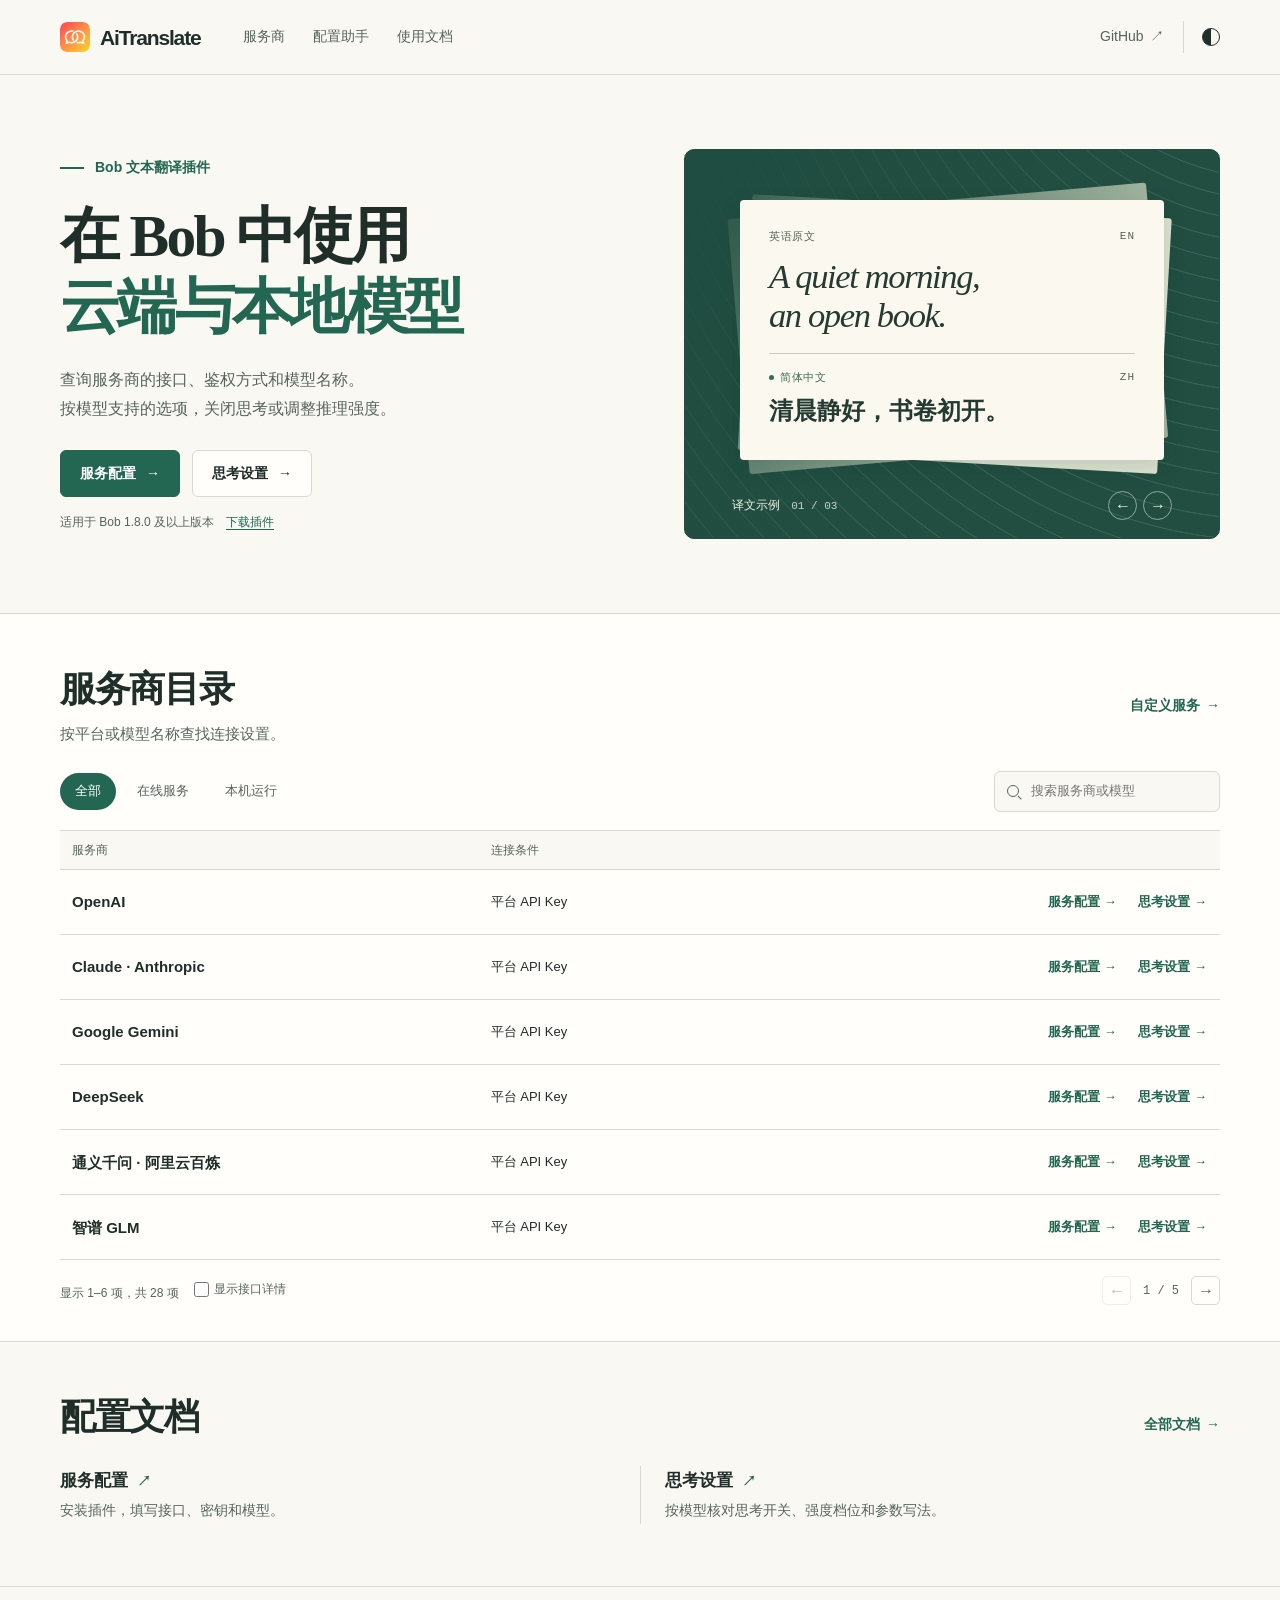
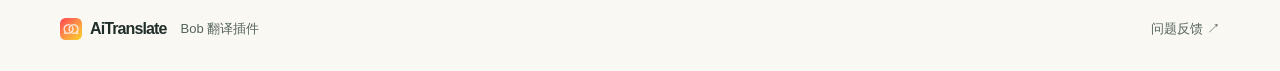
<file: index.html>
<!doctype html>
<html lang="zh-CN">
<head>
  <meta charset="utf-8">
  <meta name="viewport" content="width=device-width, initial-scale=1">
  <meta name="description" content="Bob 的文本翻译插件。查询服务商配置，按模型选择是否关闭思考或调整推理强度。">
  <title>AiTranslate · Bob 翻译插件</title>
  <link rel="icon" href="favicon.ico">
  <link rel="stylesheet" href="assets/site.css">
  <link rel="stylesheet" href="assets/home.css">
  <script src="assets/site.js"></script>
  <!-- offline-data -->
  <script src="assets/home.js" defer></script>
</head>
<body>
  <a class="skip-link" href="#main">跳到主要内容</a>
  <header class="site-header">
    <div class="wrap nav-wrap">
      <a class="brand" href="./index.html"><img src="./icon.png" width="30" height="30" alt="">AiTranslate</a>
      <nav class="site-nav" aria-label="主导航">
        <a href="./index.html#providers">服务商</a>
        <a href="./tools/param-builder.html">配置助手</a>
        <a href="./docs/index.html">使用文档</a>
      </nav>
      <div class="nav-tools">
        <a class="repo-link" href="https://github.com/wakewon/AiTranslate">GitHub <span aria-hidden="true">↗</span></a>
        <button class="theme-switch" type="button" aria-label="切换明暗主题" title="切换明暗主题"><span aria-hidden="true"></span></button>
      </div>
    </div>
  </header>

  <main id="main">
    <section class="hero wrap" aria-labelledby="hero-heading">
      <div class="hero-copy">
        <p class="kicker"><span class="rule-mark" aria-hidden="true"></span>Bob 文本翻译插件</p>
        <h1 id="hero-heading">在 Bob 中使用<br><em>云端与本地模型</em></h1>
        <p class="hero-description">查询服务商的接口、鉴权方式和模型名称。<br class="wide-only">按模型支持的选项，关闭思考或调整推理强度。</p>
        <div class="hero-actions">
          <a class="button primary" href="tools/param-builder.html#connection">服务配置 <span aria-hidden="true">→</span></a>
          <a class="button" href="tools/param-builder.html#thinking">思考设置 <span aria-hidden="true">→</span></a>
        </div>
        <p class="compatibility">适用于 Bob 1.8.0 及以上版本 <a id="download" data-appcast="appcast.json" href="https://github.com/wakewon/AiTranslate/releases/latest">下载插件</a></p>
      </div>

      <figure class="preview" aria-label="翻译示例">
        <div class="paper-stack">
          <div class="specimen">
            <div class="sample-label"><span id="source-lang">英语原文</span><span class="language-code" id="source-code" lang="en">EN</span></div>
            <p class="source-excerpt" id="source-excerpt" lang="en">A quiet morning,<br>an open book.</p>
            <div class="translation">
              <div class="sample-label"><span class="translation-label"><i aria-hidden="true"></i>简体中文</span><span class="language-code" lang="en">ZH</span></div>
              <p class="translated-excerpt" id="translated-excerpt">清晨静好，书卷初开。</p>
            </div>
          </div>
        </div>
        <figcaption>
          <span>译文示例 <span class="counter" id="sample-index">01 / 03</span></span>
          <span class="sample-controls" hidden>
            <button type="button" id="previous-sample" aria-label="上一个译文示例">←</button>
            <button type="button" id="next-sample" aria-label="下一个译文示例">→</button>
          </span>
        </figcaption>
        <span class="sr-only" id="sample-announcement" role="status"></span>
      </figure>
    </section>

    <section class="directory" id="providers" aria-labelledby="directory-heading">
      <div class="wrap">
        <div class="section-head">
          <div><h2 id="directory-heading">服务商目录</h2>
          <p>按平台或模型名称查找连接设置。</p></div>
          <a class="text-link" href="tools/param-builder.html?provider=custom#connection">自定义服务 <span aria-hidden="true">→</span></a>
        </div>
        <div class="directory-tools" hidden>
          <div class="filter-set" role="group" aria-label="按使用方式筛选">
            <button type="button" data-group="all" aria-pressed="true">全部</button>
            <button type="button" data-group="online" aria-pressed="false">在线服务</button>
            <button type="button" data-group="local" aria-pressed="false">本机运行</button>
          </div>
          <label class="search-box"><span class="magnifier" aria-hidden="true"></span><span class="sr-only">搜索服务商或模型名称</span><input id="provider-search" type="search" placeholder="搜索服务商或模型"></label>
        </div>
        <div id="directory-results" aria-busy="true">
          <p class="directory-message" id="directory-message">正在读取服务商目录…</p>
          <noscript><p>启用 JavaScript 后即可筛选服务商。也可以直接阅读<a href="docs/basic-usage.html">安装与设置指南</a>。</p></noscript>
          <table class="provider-table" id="provider-table" hidden>
            <caption class="sr-only">服务商连接配置</caption>
            <thead><tr><th scope="col">服务商</th><th scope="col" id="provider-info-heading">连接条件</th><th scope="col"><span class="sr-only">操作</span></th></tr></thead>
            <tbody id="provider-rows"></tbody>
          </table>
        </div>
        <div class="directory-foot" hidden>
          <div class="directory-meta"><span id="directory-count" role="status"></span><label class="technical-toggle"><input type="checkbox" id="show-interface" aria-controls="provider-table">显示接口详情</label></div>
          <div class="page-controls"><button id="page-prev" type="button" aria-label="上一页服务商">←</button><span id="page-indicator"></span><button id="page-next" type="button" aria-label="下一页服务商">→</button></div>
        </div>
      </div>
    </section>

    <section class="guides wrap" aria-labelledby="guides-heading">
      <div class="section-head"><h2 id="guides-heading">配置文档</h2><a class="text-link" href="docs/index.html">全部文档 <span aria-hidden="true">→</span></a></div>
      <div class="guide-links">
        <a href="docs/basic-usage.html"><strong>服务配置 <span aria-hidden="true">↗</span></strong><span>安装插件，填写接口、密钥和模型。</span></a>
        <a href="docs/disable-thinking.html"><strong>思考设置 <span aria-hidden="true">↗</span></strong><span>按模型核对思考开关、强度档位和参数写法。</span></a>
      </div>
    </section>
  </main>

  <footer class="site-footer">
    <div class="wrap footer-wrap"><a class="brand" href="./index.html"><img src="./icon.png" width="22" height="22" alt="">AiTranslate</a><span>Bob 翻译插件</span><a href="https://github.com/wakewon/AiTranslate/issues">问题反馈 <span aria-hidden="true">↗</span></a></div>
  </footer>
</body>
</html>
</file>
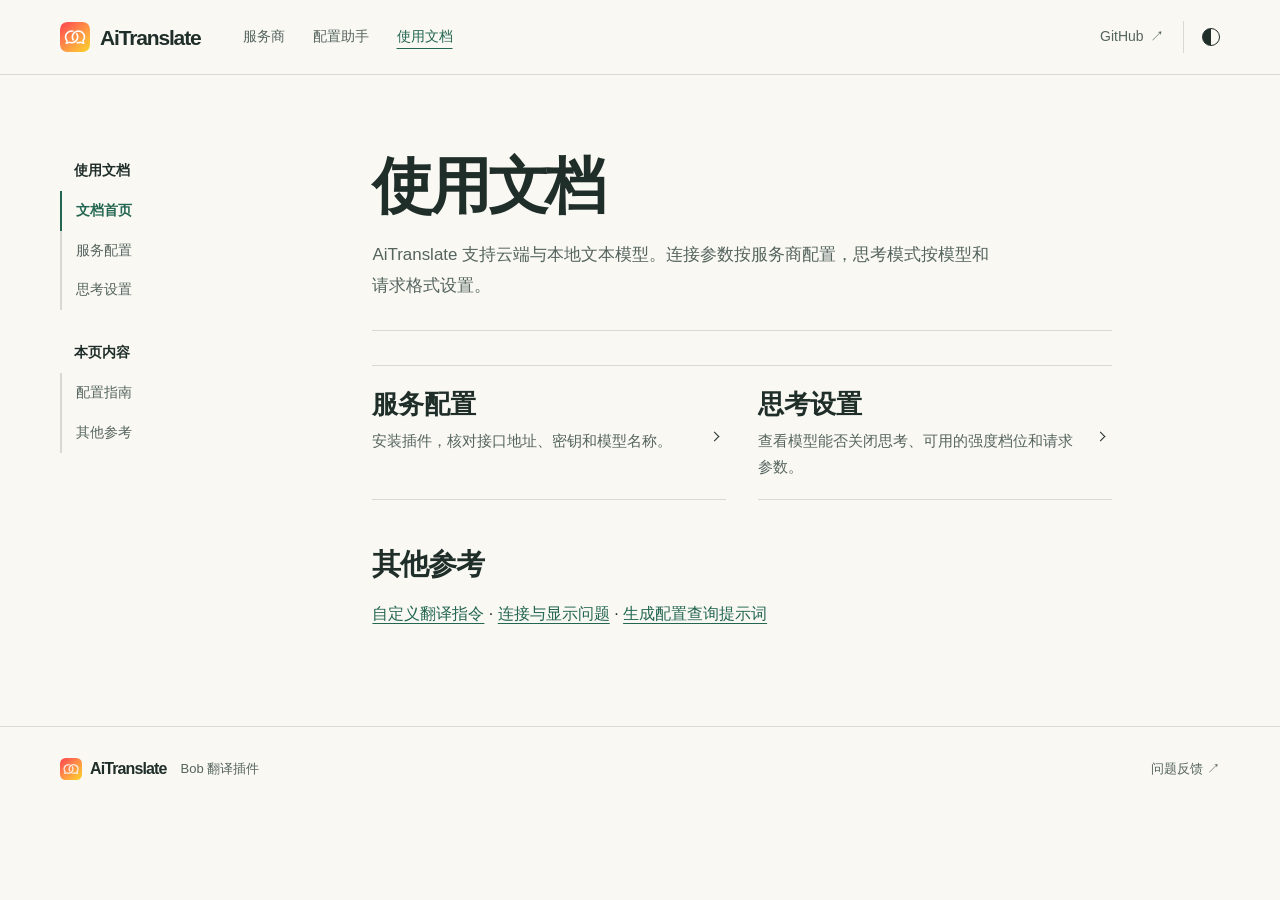
<file: docs/index.html>
<!doctype html>
<html lang="zh-CN">
<head>
  <meta charset="utf-8">
  <meta name="viewport" content="width=device-width, initial-scale=1">
  <meta name="description" content="安装、使用 AiTranslate，查询服务商配置和常见问题。">
  <title>使用指南 · AiTranslate</title>
  <link rel="icon" href="../favicon.ico">
  <link rel="stylesheet" href="../assets/site.css">
  <link rel="stylesheet" href="../assets/docs.css">
  <script src="../assets/site.js"></script>
</head>
<body>
  <a class="skip-link" href="#main">跳到主要内容</a>
  <header class="site-header">
    <div class="wrap nav-wrap">
      <a class="brand" href="../index.html"><img src="../icon.png" width="30" height="30" alt="">AiTranslate</a>
      <nav class="site-nav" aria-label="主导航">
        <a href="../index.html#providers">服务商</a>
        <a href="../tools/param-builder.html">配置助手</a>
        <a href="index.html" aria-current="page">使用文档</a>
      </nav>
      <div class="nav-tools">
        <a class="repo-link" href="https://github.com/wakewon/AiTranslate">GitHub <span aria-hidden="true">↗</span></a>
        <button class="theme-switch" type="button" aria-label="切换明暗主题" title="切换明暗主题"><span aria-hidden="true"></span></button>
      </div>
    </div>
  </header>
  <main id="main" class="wrap guide-layout">
    <nav class="guide-sidebar" aria-label="文档导航">
      <span>使用文档</span>
      <a href="index.html" aria-current="page">文档首页</a>
      <a href="basic-usage.html">服务配置</a>
      <a href="disable-thinking.html">思考设置</a>
      <span>本页内容</span>
      <a href="#guides">配置指南</a>
      <a href="#reference">其他参考</a>
    </nav>
    <article class="guide-article">
      <header class="guide-intro">
        <h1>使用文档</h1>
        <p>AiTranslate 支持云端与本地文本模型。连接参数按服务商配置，思考模式按模型和请求格式设置。</p>
      </header>
      <section id="guides">
        <div class="guide-links guide-topics">
          <a class="guide-link" href="basic-usage.html">
            <span class="guide-link-title">服务配置</span>
            <span class="guide-link-desc">安装插件，核对接口地址、密钥和模型名称。</span>
          </a>
          <a class="guide-link" href="disable-thinking.html">
            <span class="guide-link-title">思考设置</span>
            <span class="guide-link-desc">查看模型能否关闭思考、可用的强度档位和请求参数。</span>
          </a>
        </div>
      </section>
      <section id="reference">
        <h2>其他参考</h2>
        <p><a href="basic-usage.html#prompts">自定义翻译指令</a> · <a href="basic-usage.html#troubleshooting">连接与显示问题</a> · <a href="../tools/param-builder.html#lookup">生成配置查询提示词</a></p>
      </section>
    </article>
  </main>
  <footer class="site-footer">
    <div class="wrap footer-wrap"><a class="brand" href="../index.html"><img src="../icon.png" width="22" height="22" alt="">AiTranslate</a><span>Bob 翻译插件</span><a href="https://github.com/wakewon/AiTranslate/issues">问题反馈 <span aria-hidden="true">↗</span></a></div>
  </footer>
</body>
</html>
</file>
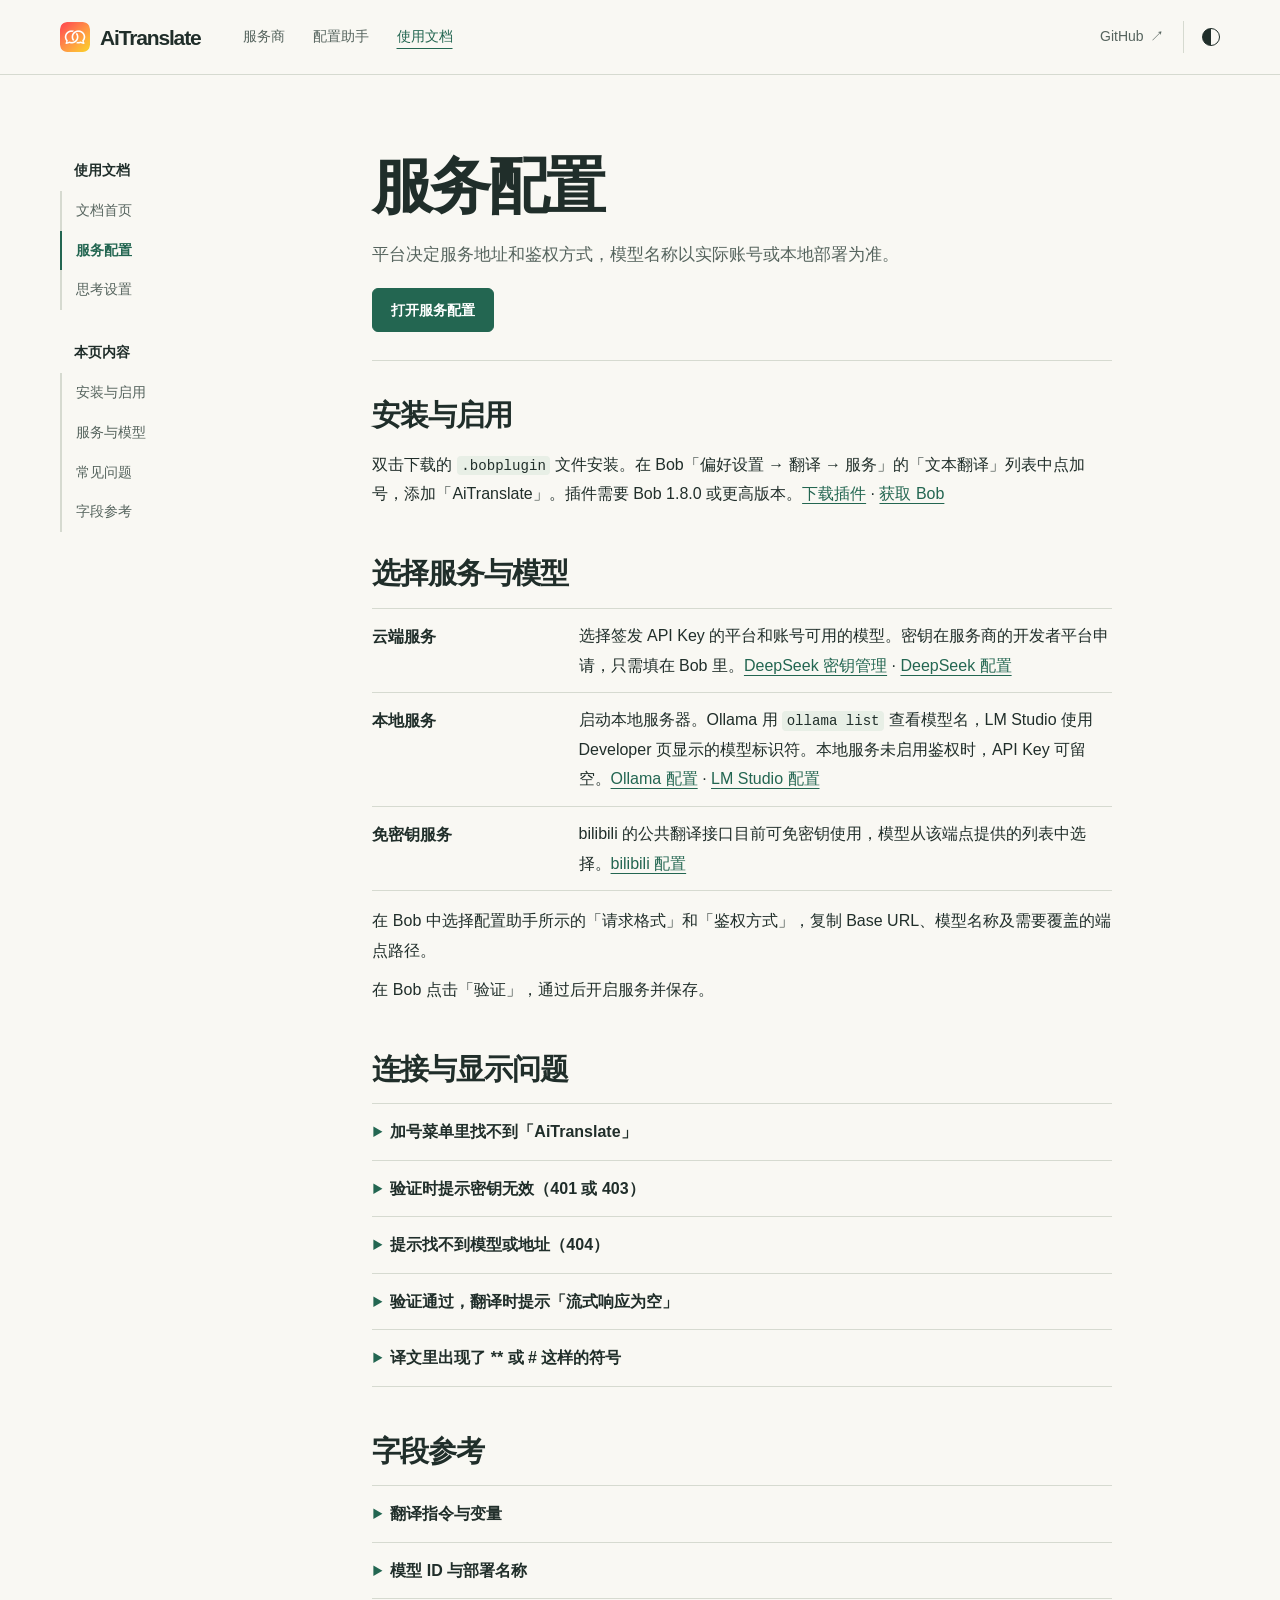
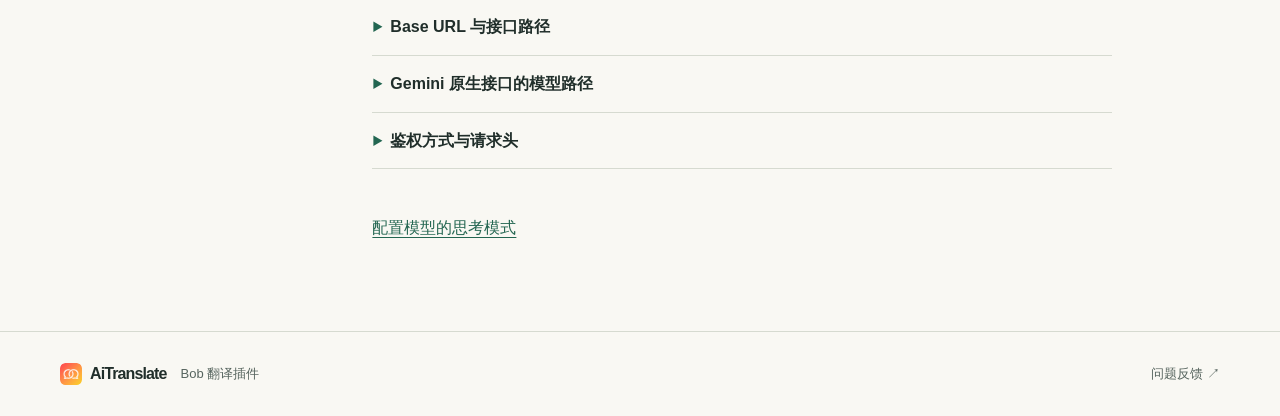
<file: docs/basic-usage.html>
<!doctype html>
<html lang="zh-CN">
<head>
  <meta charset="utf-8">
  <meta name="viewport" content="width=device-width, initial-scale=1">
  <meta name="description" content="为 AiTranslate 配置云端或本地翻译服务，核对模型、请求地址及鉴权方式。">
  <title>服务配置 · AiTranslate</title>
  <link rel="icon" href="../favicon.ico">
  <link rel="stylesheet" href="../assets/site.css">
  <link rel="stylesheet" href="../assets/docs.css">
  <script src="../assets/site.js"></script>
</head>
<body>
  <a class="skip-link" href="#main">跳到主要内容</a>
  <header class="site-header">
    <div class="wrap nav-wrap">
      <a class="brand" href="../index.html"><img src="../icon.png" width="30" height="30" alt="">AiTranslate</a>
      <nav class="site-nav" aria-label="主导航">
        <a href="../index.html#providers">服务商</a>
        <a href="../tools/param-builder.html">配置助手</a>
        <a href="index.html" aria-current="page">使用文档</a>
      </nav>
      <div class="nav-tools">
        <a class="repo-link" href="https://github.com/wakewon/AiTranslate">GitHub <span aria-hidden="true">↗</span></a>
        <button class="theme-switch" type="button" aria-label="切换明暗主题" title="切换明暗主题"><span aria-hidden="true"></span></button>
      </div>
    </div>
  </header>
  <main id="main" class="wrap guide-layout">
    <nav class="guide-sidebar" aria-label="文档导航">
      <span>使用文档</span>
      <a href="index.html">文档首页</a>
      <a href="basic-usage.html" aria-current="page">服务配置</a>
      <a href="disable-thinking.html">思考设置</a>
      <span>本页内容</span>
      <a href="#install">安装与启用</a>
      <a href="#prepare">服务与模型</a>
      <a href="#troubleshooting">常见问题</a>
      <a href="#reference">字段参考</a>
    </nav>
    <article class="guide-article">
      <header class="guide-intro">
        <h1>服务配置</h1>
        <p>平台决定服务地址和鉴权方式，模型名称以实际账号或本地部署为准。</p>
        <a class="button primary" href="../tools/param-builder.html#connection">打开服务配置</a>
      </header>
      <section id="install">
        <h2>安装与启用</h2>
        <p>双击下载的 <code>.bobplugin</code> 文件安装。在 Bob「偏好设置 → 翻译 → 服务」的「文本翻译」列表中点加号，添加「AiTranslate」。插件需要 Bob 1.8.0 或更高版本。<a data-appcast="../appcast.json" href="https://github.com/wakewon/AiTranslate/releases/latest">下载插件</a> · <a href="https://bobtranslate.com/">获取 Bob</a></p>
      </section>
      <section id="prepare">
        <h2>选择服务与模型</h2>
        <dl class="guide-facts">
          <div><dt>云端服务</dt><dd>选择签发 API Key 的平台和账号可用的模型。密钥在服务商的开发者平台申请，只需填在 Bob 里。<a href="https://platform.deepseek.com/api_keys">DeepSeek 密钥管理</a> · <a href="../tools/param-builder.html?provider=deepseek#connection">DeepSeek 配置</a></dd></div>
          <div><dt>本地服务</dt><dd>启动本地服务器。Ollama 用 <code>ollama list</code> 查看模型名，LM Studio 使用 Developer 页显示的模型标识符。本地服务未启用鉴权时，API Key 可留空。<a href="../tools/param-builder.html?provider=ollama#connection">Ollama 配置</a> · <a href="../tools/param-builder.html?provider=lmstudio#connection">LM Studio 配置</a></dd></div>
          <div><dt>免密钥服务</dt><dd>bilibili 的公共翻译接口目前可免密钥使用，模型从该端点提供的列表中选择。<a href="../tools/param-builder.html?provider=bilibili#connection">bilibili 配置</a></dd></div>
        </dl>
        <p id="fill">在 Bob 中选择配置助手所示的「请求格式」和「鉴权方式」，复制 Base URL、模型名称及需要覆盖的端点路径。</p>
        <p id="test">在 Bob 点击「验证」，通过后开启服务并保存。</p>
      </section>
      <section id="troubleshooting">
        <h2>连接与显示问题</h2>
        <details class="guide-fold">
          <summary>加号菜单里找不到「AiTranslate」</summary>
          <p>在 Bob 的「偏好设置 → 插件」中确认已安装「AiTranslate」。回到「翻译 → 服务」，选中「文本翻译」再点加号。<a href="https://bobtranslate.com/guide/advance/plugin.html">Bob 插件安装图解</a></p>
        </details>
        <details class="guide-fold">
          <summary>验证时提示密钥无效（401 或 403）</summary>
          <p>从申请密钥的平台重新复制一次，确认 Bob 中选的是同一家服务、账号也能使用这个模型。再按配置助手的建议选择「鉴权方式」。</p>
        </details>
        <details class="guide-fold">
          <summary>提示找不到模型或地址（404）</summary>
          <p>从配置助手重新复制地址和模型名称。使用公司或本地服务时，向提供服务的人确认当前可用的模型。</p>
        </details>
        <details class="guide-fold">
          <summary>验证通过，翻译时提示「流式响应为空」</summary>
          <p>「验证」使用非流式请求。先关闭「流式输出」再翻译同一句话。如果这样能收到译文，请核对端点的流式接口和代理的 SSE 支持。</p>
        </details>
        <details class="guide-fold">
          <summary>译文里出现了 ** 或 # 这样的符号</summary>
          <p>Bob 1.21.0 及以上搭配 macOS 13 及以上可以渲染 Markdown。检查插件里的「Markdown 渲染」和 Bob 的「偏好设置 → 翻译 → Markdown」。较早的版本会按纯文本显示。需要纯文本译文时，也可以在系统指令中指定。<a href="https://bobtranslate.com/blog/2026-09-21-markdown-plugin.html">Bob 的 Markdown 支持说明</a></p>
        </details>
      </section>
      <section id="reference">
        <h2>字段参考</h2>
        <details class="guide-fold">
          <summary>翻译指令与变量</summary>
          <div id="prompts">
            <p>插件已有默认翻译指令。需要保留术语、代码或 Markdown 结构时，可以把固定要求写在「自定义系统指令」里。下面是一组翻译技术文档的示例。</p>
            <h3>自定义系统指令</h3>
            <pre><code>你是技术文档译者。保留代码、变量名和 Markdown 结构，只输出译文。</code></pre>
            <h3>自定义用户指令</h3>
            <pre><code>请将下面的 $sourceLang 原文译成 $targetLang。

$text</code></pre>
            <p>插件会把 <code>$text</code> 换成选中的原文，把两个语言变量换成 Bob 提供的语言名称。自行填写用户指令时记得保留 <code>$text</code>。<a href="../tools/param-builder.html#prompts">在配置助手生成翻译指令</a></p>
          </div>
        </details>
        <details class="guide-fold">
          <summary>模型 ID 与部署名称</summary>
          <div id="model-ids">
            <p>到实际提供 API 的平台查 ID，再把它完整复制到「模型」。同一个模型在不同平台可能有不同的名称。</p>
            <dl class="guide-facts">
              <div><dt>云端 API</dt><dd>在服务商控制台确认该模型支持文本生成，且已向你的账号、项目和地区开放。<a href="../index.html#providers">从目录查官方文档</a></dd></div>
              <div><dt>Azure OpenAI</dt><dd>填资源中自定义的部署名称。可以在部署详情中复制。<a href="https://learn.microsoft.com/en-us/azure/developer/ai/how-to/switching-endpoints#specify-the-model">Microsoft 部署说明</a></dd></div>
              <div><dt>本地服务</dt><dd>Ollama 填 <code>ollama list</code> 列出的名称，保留冒号后的标签。LM Studio、vLLM 等服务填当前服务器提供的模型 ID。<a href="https://lmstudio.ai/docs/developer/openai-compat/models">LM Studio 模型列表</a></dd></div>
            </dl>
          </div>
        </details>
        <details class="guide-fold">
          <summary>Base URL 与接口路径</summary>
          <div id="format">
            <p>在服务商文档里找到发送请求的网址。以 OpenAI 的 <code>https://api.openai.com/v1/chat/completions</code> 为例，「Base URL」填 <code>https://api.openai.com</code>，选择 Chat Completions 后，插件会补上后半段路径。</p>
            <p>如果服务商用的路径不同，在「端点路径覆盖」中填写从 <code>/</code> 开始的完整路径。插件会将它直接接在 Base URL 后面。把 <code>/v1</code> 同时写进这两个字段会导致地址重复。</p>
            <details class="guide-fold">
              <summary>查看七种请求格式的默认路径</summary>
              <table class="guide-table">
                <thead><tr><th scope="col">Bob 中的请求格式</th><th scope="col">默认路径</th></tr></thead>
                <tbody>
                  <tr><td>OpenAI Chat Completions（通用兼容）</td><td><code>/v1/chat/completions</code></td></tr>
                  <tr><td>OpenAI Responses API</td><td><code>/v1/responses</code></td></tr>
                  <tr><td>OpenAI Legacy Completions</td><td><code>/v1/completions</code></td></tr>
                  <tr><td>Anthropic Claude Messages</td><td><code>/v1/messages</code></td></tr>
                  <tr><td>Anthropic OpenAI 兼容</td><td><code>/v1/chat/completions</code></td></tr>
                  <tr><td>Gemini generateContent</td><td>按模型和流式开关生成，见下文</td></tr>
                  <tr><td>Gemini OpenAI 兼容</td><td><code>/v1beta/openai/chat/completions</code></td></tr>
                </tbody>
              </table>
            </details>
            <details class="guide-fold">
              <summary>其他兼容端点</summary>
              <p>Together AI 的 Chat Completions 可以使用默认格式，Base URL 填 <code>https://api.together.ai</code>。模型名称通常包含提供方前缀，要从 Together 当前的模型列表完整复制。<a href="https://docs.together.ai/docs/inference/openai-compatibility">Together AI 接口说明</a></p>
              <p>使用 DeepSeek 的 Anthropic 兼容接口时，选择「Anthropic Claude Messages」，Base URL 填 <code>https://api.deepseek.com</code>，端点路径覆盖填 <code>/anthropic/v1/messages</code>。<a href="https://api-docs.deepseek.com/guides/anthropic_api/">DeepSeek 的 Anthropic 接口</a></p>
              <p>使用 vLLM、llama.cpp 或 LocalAI 自建服务时，先确认服务器提供的接口和模型 ID。在配置助手的「自定义服务商」中填入实际地址，就可以生成配置查询提示词。<a href="../tools/param-builder.html?provider=custom#lookup">查询自定义配置</a></p>
            </details>
          </div>
        </details>
        <details class="guide-fold">
          <summary>Gemini 原生接口的模型路径</summary>
          <div id="gemini-endpoint">
            <p>选择「Gemini generateContent」，Base URL 填 <code>https://generativelanguage.googleapis.com</code>，「端点路径覆盖」留空。在「模型」里填写模型 ID，省略 <code>models/</code> 前缀。插件会构造 <code>/v1beta/models/{model}:generateContent</code>，开启流式时自动改用 <code>:streamGenerateContent?alt=sse</code>。</p>
            <p>如果代理要求你手填路径，请把 <code>{model}</code> 换成实际 ID，并选择与流式开关对应的接口。插件会原样发送这条路径。<a href="https://ai.google.dev/api/generate-content">Gemini 接口文档</a></p>
          </div>
        </details>
        <details class="guide-fold">
          <summary>鉴权方式与请求头</summary>
          <div id="authentication">
            <p>通常保留「自动（按请求格式）」，在「API Key」里粘贴原始密钥。插件对 Gemini 原生接口使用 <code>x-goog-api-key</code>，对其他六种格式添加 <code>Authorization: Bearer</code> 请求头。</p>
            <details class="guide-fold">
              <summary>服务商指定了其他请求头或 URL 参数</summary>
              <p>按接口要求，在「鉴权方式」里选择 <code>x-api-key</code>、<code>x-goog-api-key</code>、<code>api-key</code> 或 URL 查询参数 <code>key</code>。例如，Azure 用资源密钥时选 <code>api-key</code>，用 Microsoft Entra 访问令牌时选 Bearer。<a href="https://learn.microsoft.com/en-us/rest/api/microsoft-foundry/azureopenai/chat#authentication">Azure 鉴权说明</a></p>
              <p>使用 Claude 的跨工作区密钥时，在「额外请求头」填写目标工作区的 <code>anthropic-workspace-id</code>。<a href="https://platform.claude.com/docs/en/manage-claude/authentication">Claude 鉴权说明</a></p>
            </details>
            <details class="guide-fold">
              <summary>本地服务的密钥设置</summary>
              <p>直连默认的本地 Ollama 或 LM Studio 时，「API Key」留空即可。LM Studio 开启鉴权后要填服务器签发的令牌。经代理访问时要看代理的设置，直连 Ollama Cloud 则要填云端密钥。<a href="https://docs.ollama.com/api/authentication">Ollama 鉴权</a> · <a href="https://lmstudio.ai/docs/developer/core/authentication">LM Studio 鉴权</a></p>
            </details>
            <details class="guide-fold">
              <summary>已经在额外字段里配置了凭据</summary>
              <p>自动模式遇到已有的标准鉴权头或查询参数 <code>key</code> 时，会沿用你提供的值。若服务用自定义名称，可选「手动或无需鉴权」，再填写额外请求头或额外查询参数。请求头名称不区分大小写。留空「API Key」也会跳过自动鉴权。</p>
            </details>
          </div>
        </details>
      </section>
      <p class="guide-next"><a href="disable-thinking.html">配置模型的思考模式</a></p>
    </article>
  </main>
  <footer class="site-footer">
    <div class="wrap footer-wrap"><a class="brand" href="../index.html"><img src="../icon.png" width="22" height="22" alt="">AiTranslate</a><span>Bob 翻译插件</span><a href="https://github.com/wakewon/AiTranslate/issues">问题反馈 <span aria-hidden="true">↗</span></a></div>
  </footer>
</body>
</html>
</file>
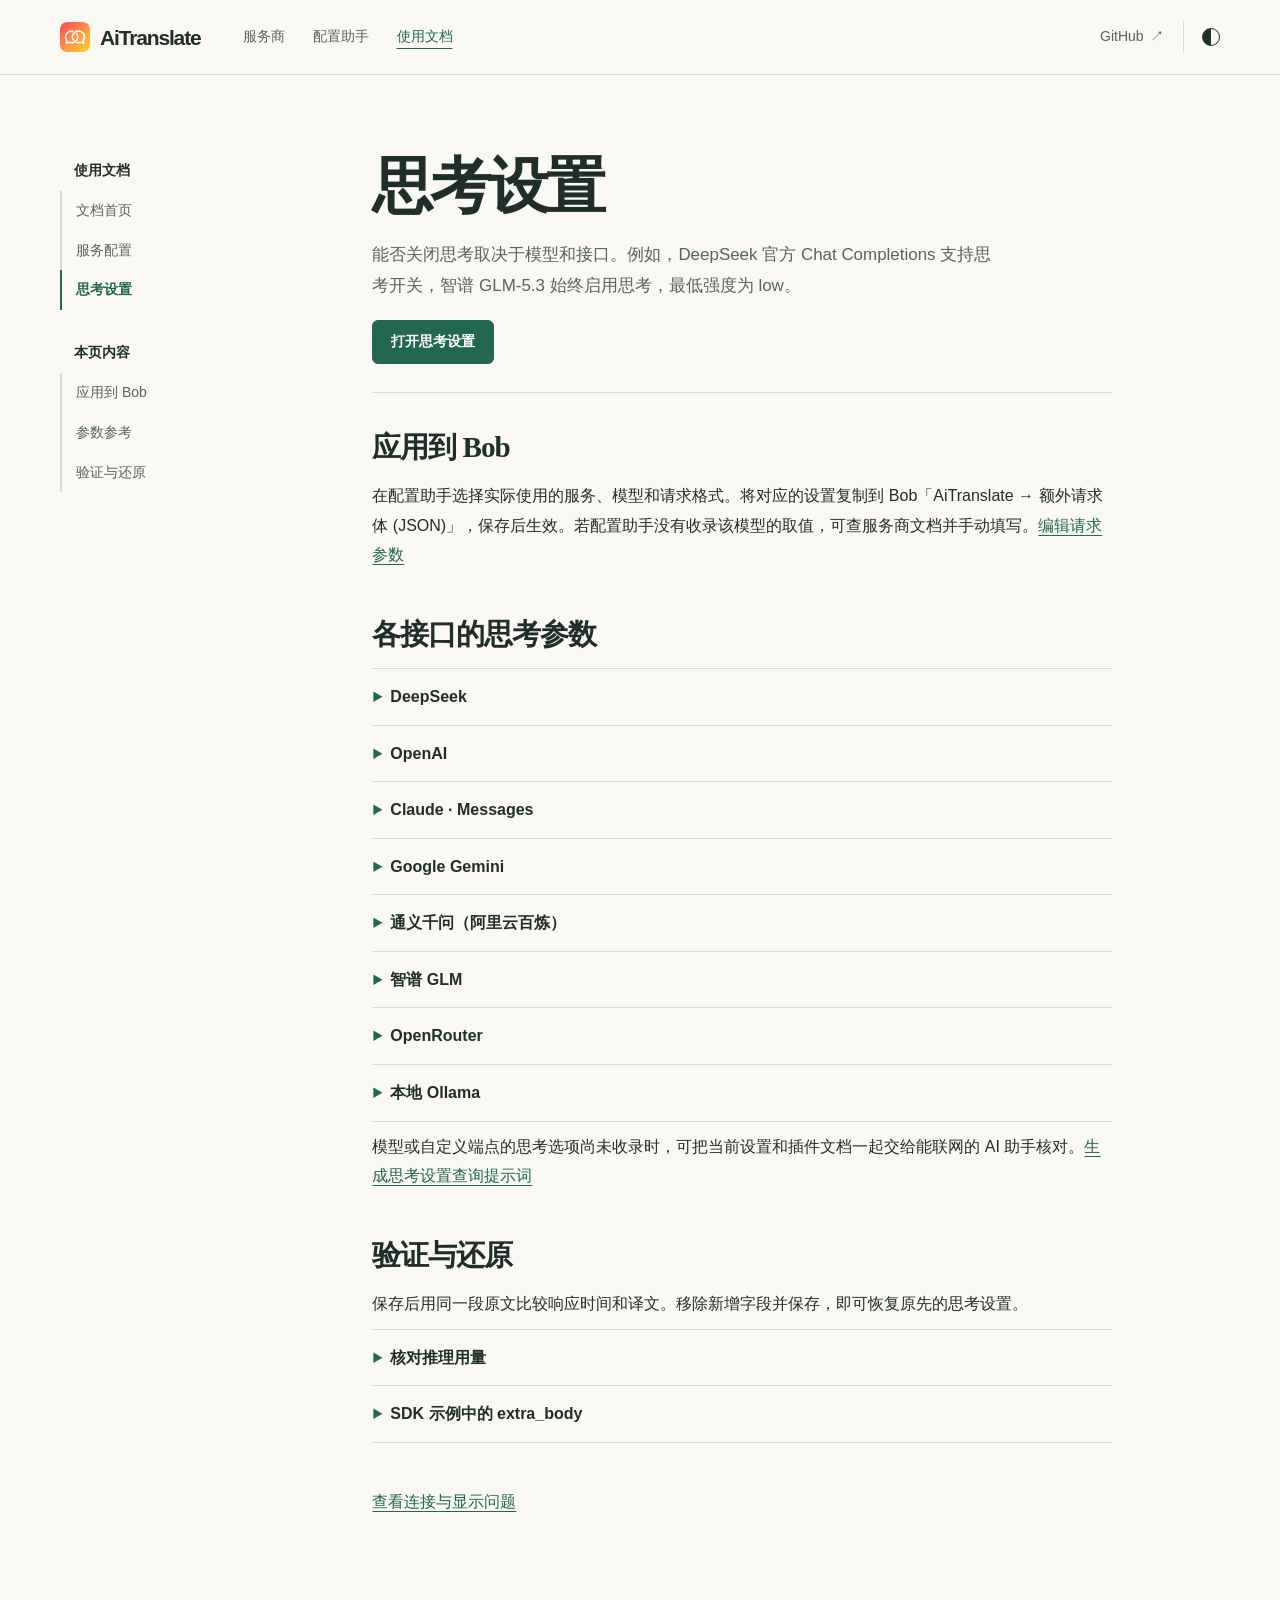
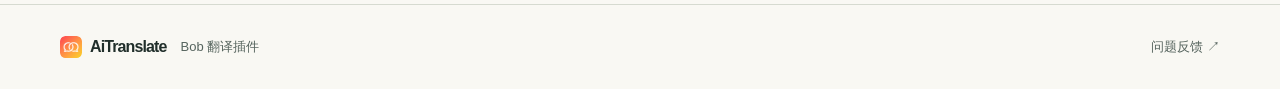
<file: docs/disable-thinking.html>
<!doctype html>
<html lang="zh-CN">
<head>
  <meta charset="utf-8">
  <meta name="viewport" content="width=device-width, initial-scale=1">
  <meta name="description" content="按模型与请求格式核对思考开关、可用档位和额外请求体。">
  <title>思考设置 · AiTranslate</title>
  <link rel="icon" href="../favicon.ico">
  <link rel="stylesheet" href="../assets/site.css">
  <link rel="stylesheet" href="../assets/docs.css">
  <script src="../assets/site.js"></script>
</head>
<body>
  <a class="skip-link" href="#main">跳到主要内容</a>
  <header class="site-header">
    <div class="wrap nav-wrap">
      <a class="brand" href="../index.html"><img src="../icon.png" width="30" height="30" alt="">AiTranslate</a>
      <nav class="site-nav" aria-label="主导航">
        <a href="../index.html#providers">服务商</a>
        <a href="../tools/param-builder.html">配置助手</a>
        <a href="index.html" aria-current="page">使用文档</a>
      </nav>
      <div class="nav-tools">
        <a class="repo-link" href="https://github.com/wakewon/AiTranslate">GitHub <span aria-hidden="true">↗</span></a>
        <button class="theme-switch" type="button" aria-label="切换明暗主题" title="切换明暗主题"><span aria-hidden="true"></span></button>
      </div>
    </div>
  </header>
  <main id="main" class="wrap guide-layout">
    <nav class="guide-sidebar" aria-label="文档导航">
      <span>使用文档</span>
      <a href="index.html">文档首页</a>
      <a href="basic-usage.html">服务配置</a>
      <a href="disable-thinking.html" aria-current="page">思考设置</a>
      <span>本页内容</span>
      <a href="#where">应用到 Bob</a>
      <a href="#examples">参数参考</a>
      <a href="#verify">验证与还原</a>
    </nav>
    <article class="guide-article">
      <header class="guide-intro">
        <h1>思考设置</h1>
        <p>能否关闭思考取决于模型和接口。例如，DeepSeek 官方 Chat Completions 支持思考开关，智谱 GLM-5.3 始终启用思考，最低强度为 low。</p>
        <a class="button primary" href="../tools/param-builder.html#thinking">打开思考设置</a>
      </header>
      <section id="where">
        <h2>应用到 Bob</h2>
        <p>在配置助手选择实际使用的服务、模型和请求格式。将对应的设置复制到 Bob「AiTranslate → 额外请求体 (JSON)」，保存后生效。若配置助手没有收录该模型的取值，可查服务商文档并手动填写。<a href="../tools/param-builder.html#parameters">编辑请求参数</a></p>
      </section>
      <section id="examples">
        <h2>各接口的思考参数</h2>
        <details class="guide-fold">
          <summary>DeepSeek</summary>
          <p>在官方 Chat Completions 接口中，<code>deepseek-flash</code> 和 <code>deepseek-v4-pro</code> 均可通过下列设置关闭思考。保留思考时，强度参数 <code>reasoning_effort</code> 可设为 <code>low</code>、<code>high</code> 或 <code>max</code>。<a href="https://api-docs.deepseek.com/guides/thinking_mode/">DeepSeek 思考模式</a></p>
          <pre><code>{"thinking": {"type": "disabled"}}</code></pre>
        </details>
        <details class="guide-fold">
          <summary>OpenAI</summary>
          <p>Responses 和 Chat Completions 的参数位置不同。以下示例均设为 <code>low</code>。GPT-6 Luna 支持 <code>none</code>，GPT-6.2 Astra 和 Sol 会拒绝该值。<a href="https://developers.openai.com/api/docs/guides/reasoning">OpenAI 推理指南</a> · <a href="https://developers.openai.com/api/docs/models/gpt-6-luna">GPT-6 Luna</a></p>
          <h3>Responses API</h3>
          <pre><code>{"reasoning": {"effort": "low"}}</code></pre>
          <h3>Chat Completions</h3>
          <pre><code>{"reasoning_effort": "low"}</code></pre>
        </details>
        <details class="guide-fold">
          <summary>Claude · Messages</summary>
          <p>Haiku 5.5 用 <code>thinking.type = disabled</code> 关闭思考，强度须为 <code>high</code> 或更低。Sonnet 5.5 的 <code>between_tools</code> 仅关闭前置思考，工具调用间仍可推理，同样限于 <code>high</code> 或更低。Opus 5.5 和 Fable 5.2 始终使用自适应思考。<a href="https://platform.claude.com/docs/en/build-with-claude/thinking">Claude 各型号的思考模式</a></p>
        </details>
        <details class="guide-fold">
          <summary>Google Gemini</summary>
          <p>选择「Gemini generateContent」和实际使用的模型。有官方档位记录的模型可在「思考设置」选择相应取值。例如，<code>gemini-4-hydrogen</code> 可以用 <code>low</code> 降低推理强度。</p>
          <pre><code>{"generationConfig": {"thinkingConfig": {"thinkingLevel": "low"}}}</code></pre>
          <p>部分 Gemini 3 Flash 型号提供 <code>minimal</code>，模型仍可能思考。Gemini 2.5 Flash-Lite 使用 <code>thinkingBudget</code>，设为 <code>0</code> 即可关闭思考。<a href="https://aistudio.google.com/docs/thinking?generate-content=true">Google 思考参数说明</a> · <a href="../tools/param-builder.html?provider=gemini#thinking">配置 Gemini 参数</a></p>
        </details>
        <details class="guide-fold">
          <summary>通义千问（阿里云百炼）</summary>
          <p>通过百炼的 OpenAI 兼容 Chat Completions 使用支持此开关的混合思考模型时，可将 <code>enable_thinking</code> 设为 <code>false</code>。<a href="https://help.aliyun.com/zh/model-studio/deep-thinking">百炼深度思考说明</a></p>
          <pre><code>{"enable_thinking": false}</code></pre>
        </details>
        <details class="guide-fold">
          <summary>智谱 GLM</summary>
          <p>GLM-5.3 及其 Flash、FlashX 型号始终启用思考，可将强度设为 <code>low</code>、<code>high</code> 或 <code>max</code>。GLM-5.2 支持以 <code>thinking.type = disabled</code> 关闭思考。<a href="https://docs.bigmodel.cn/cn/guide/capabilities/thinking">智谱思考模式</a> · <a href="https://docs.bigmodel.cn/cn/guide/models/vlm/glm-5.3-flash">Flash 与 FlashX 说明</a></p>
          <pre><code>{"reasoning_effort": "low"}</code></pre>
        </details>
        <details class="guide-fold">
          <summary>OpenRouter</summary>
          <p>以 OpenRouter 上的完整模型 ID 为准。模型目录中的 <code>reasoning.supported_efforts</code> 列出可选强度，<code>mandatory</code> 为 <code>true</code> 表示模型始终推理。实际聊天请求使用 <code>reasoning.effort</code>。<a href="https://openrouter.ai/docs/guides/best-practices/reasoning-tokens">OpenRouter 思考参数</a></p>
        </details>
        <details class="guide-fold">
          <summary>本地 Ollama</summary>
          <p>使用 OpenAI 兼容接口时，先从本地服务的 <code>/api/show</code> 查看模型支持的推理档位。兼容接口可用 <code>reasoning_effort</code>，<code>none</code> 的实际效果取决于模型，例如 GPT-OSS 会按最低档位运行。<a href="https://docs.ollama.com/api/openai-compatibility">Ollama 兼容接口</a></p>
        </details>
        <p>模型或自定义端点的思考选项尚未收录时，可把当前设置和插件文档一起交给能联网的 AI 助手核对。<a href="../tools/param-builder.html#thinking-query">生成思考设置查询提示词</a></p>
      </section>
      <section id="verify">
        <h2>验证与还原</h2>
        <p>保存后用同一段原文比较响应时间和译文。移除新增字段并保存，即可恢复原先的思考设置。</p>
        <details class="guide-fold">
          <summary>核对推理用量</summary>
          <p>有些服务会在控制台记录每次请求的思考用量。找到本次翻译，对比调整前后的推理 Token 数。如果返回 <code>400</code> 错误，核对报错中提到的参数名和可用取值。</p>
        </details>
        <details class="guide-fold">
          <summary>SDK 示例中的 extra_body</summary>
          <p>有些 SDK 把自定义字段放在 <code>extra_body</code> 中。Bob 的「额外请求体 (JSON)」只需要里面的字段。如果已经设置了其他参数，把它们合并在同一对花括号内。<a href="../tools/param-builder.html#parameters">编辑额外请求参数</a></p>
        </details>
      </section>
      <p class="guide-next"><a href="basic-usage.html#troubleshooting">查看连接与显示问题</a></p>
    </article>
  </main>
  <footer class="site-footer">
    <div class="wrap footer-wrap"><a class="brand" href="../index.html"><img src="../icon.png" width="22" height="22" alt="">AiTranslate</a><span>Bob 翻译插件</span><a href="https://github.com/wakewon/AiTranslate/issues">问题反馈 <span aria-hidden="true">↗</span></a></div>
  </footer>
</body>
</html>
</file>
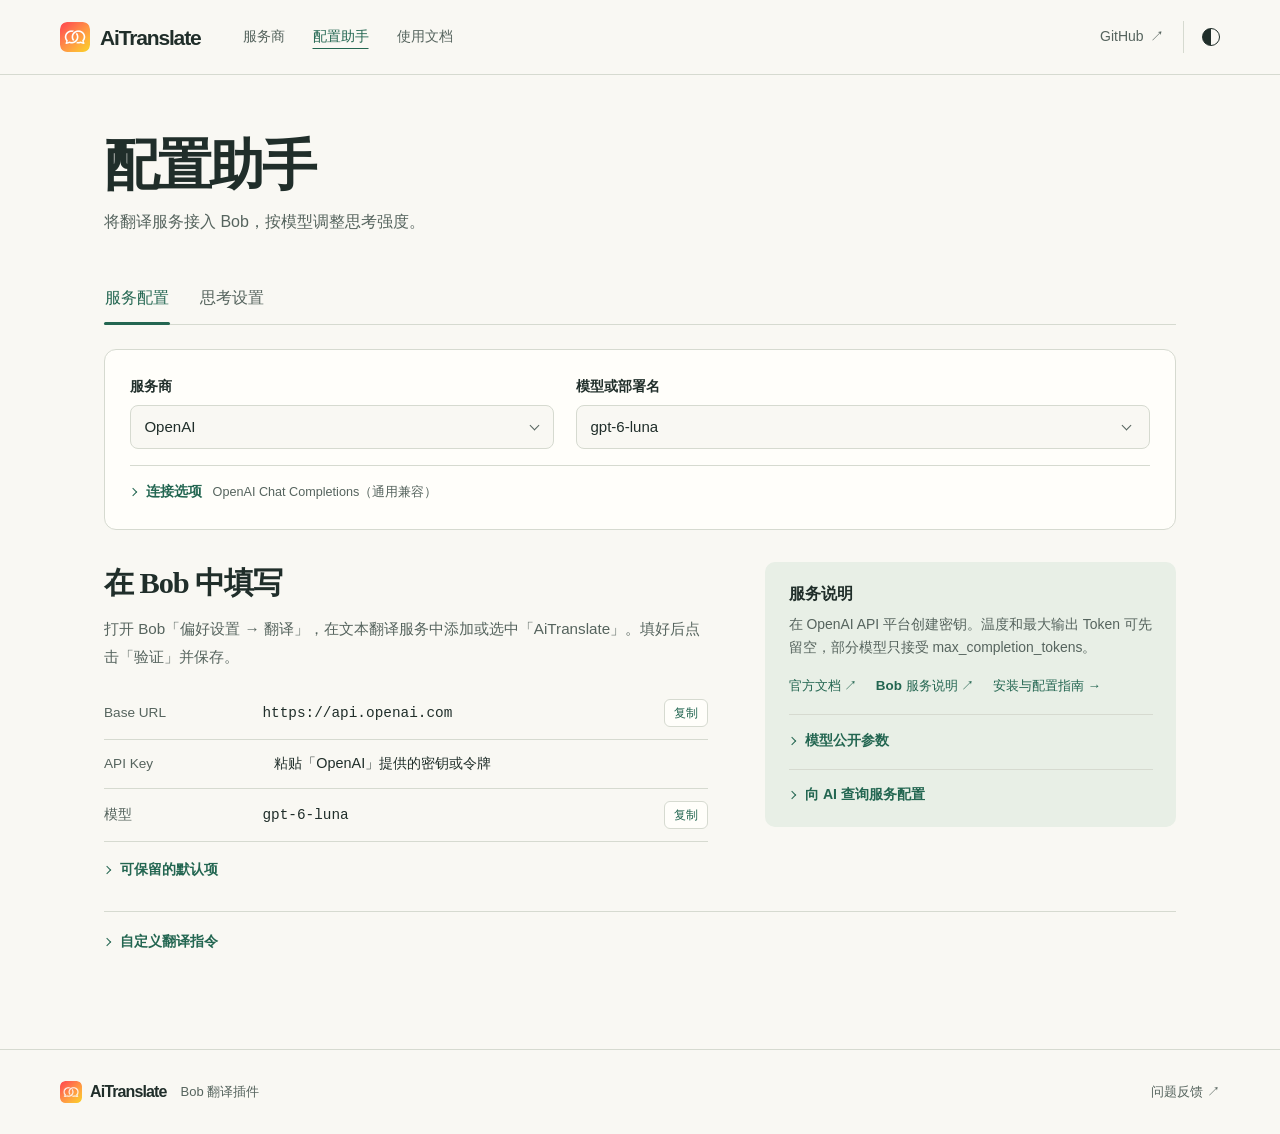
<file: tools/param-builder.html>
<!doctype html>
<html lang="zh-CN">
<head>
  <meta charset="utf-8">
  <meta name="viewport" content="width=device-width, initial-scale=1">
  <meta name="description" content="为 Bob 的 AiTranslate 插件查找服务连接配置，生成翻译指令与额外请求参数。">
  <title>配置助手 · AiTranslate</title>
  <link rel="icon" href="../favicon.ico">
  <link rel="stylesheet" href="../assets/site.css">
  <link rel="stylesheet" href="../assets/workbench.css">
  <link rel="stylesheet" href="../assets/pickers.css">
  <script src="../assets/site.js"></script>
  <!-- offline-data -->
  <script defer src="../assets/pickers.js"></script>
  <script defer src="../assets/reasoning.js"></script>
  <script defer src="../assets/workbench.js"></script>
</head>
<body>
  <a class="skip-link" href="#main">跳到主要内容</a>
  <header class="site-header">
    <div class="wrap nav-wrap">
      <a class="brand" href="../index.html"><img src="../icon.png" width="30" height="30" alt="">AiTranslate</a>
      <nav class="site-nav" aria-label="主导航">
        <a href="../index.html#providers">服务商</a>
        <a href="./param-builder.html" aria-current="page">配置助手</a>
        <a href="../docs/index.html">使用文档</a>
      </nav>
      <div class="nav-tools">
        <a class="repo-link" href="https://github.com/wakewon/AiTranslate">GitHub <span aria-hidden="true">↗</span></a>
        <button class="theme-switch" type="button" aria-label="切换明暗主题" title="切换明暗主题"><span aria-hidden="true"></span></button>
      </div>
    </div>
  </header>
  <main id="main" class="wrap bench">
    <header class="bench-heading">
      <h1>配置助手</h1>
      <p>将翻译服务接入 Bob，按模型调整思考强度。</p>
    </header>
    <noscript><p>配置助手需要 JavaScript。也可参阅<a href="../docs/basic-usage.html">服务配置指南</a>和<a href="../docs/disable-thinking.html">思考设置指南</a>。</p></noscript>
    <div class="bench-tabs" role="tablist" aria-label="配置任务">
      <button id="tab-connection" type="button" role="tab" aria-selected="true" aria-controls="panel-connection">服务配置</button>
      <button id="tab-thinking" type="button" role="tab" aria-selected="false" aria-controls="panel-thinking" tabindex="-1">思考设置</button>
    </div>
    <section class="bench-context" aria-label="当前服务与模型">
      <div class="bench-context-grid">
        <div><label for="provider">服务商</label><select id="provider" disabled><option value="" disabled>选择服务商</option><option value="custom">自定义服务或代理</option></select></div>
        <div><label for="model">模型或部署名</label><input id="model" list="model-choices" type="text" disabled spellcheck="false" autocomplete="off" placeholder="先选择服务商" aria-describedby="model-hint"><datalist id="model-choices"></datalist></div>
      </div>
      <p id="catalog-status" class="bench-help" role="status">正在读取服务商目录…</p>
      <p id="model-hint" class="bench-help"></p>
      <div id="custom-field" class="bench-control" hidden><label for="custom-name">服务名称</label><input id="custom-name" placeholder="例如公司内部翻译服务" autocomplete="off"></div>
      <details id="connection-options" class="bench-details" hidden>
        <summary>连接选项<span id="format-caption"></span></summary>
        <div class="bench-options-grid">
          <div><label for="base-url">服务地址（Base URL）</label><input id="base-url" type="text" spellcheck="false" autocomplete="off" placeholder="https://api.example.com" aria-describedby="address-hint"><p id="address-hint" class="bench-help"></p></div>
          <div><label for="format">请求格式</label><select id="format">
              <option value="openai_chat">OpenAI Chat Completions（通用兼容）</option>
              <option value="openai_responses">OpenAI Responses API</option>
              <option value="openai_completions">OpenAI Legacy Completions</option>
              <option value="anthropic_messages">Anthropic Claude Messages</option>
              <option value="anthropic_openai_chat">Anthropic OpenAI 兼容</option>
              <option value="gemini_generate_content">Gemini generateContent</option>
              <option value="gemini_openai_chat">Gemini OpenAI 兼容</option>
            </select></div>
          <div><label for="endpoint">端点路径覆盖</label><input id="endpoint" type="text" spellcheck="false" autocomplete="off" placeholder="留空使用默认路径"></div>
          <div><label for="auth-mode">鉴权方式</label><select id="auth-mode">
              <option value="auto">自动（按请求格式）</option>
              <option value="authorization">Authorization: Bearer</option>
              <option value="x-api-key">x-api-key</option>
              <option value="x-goog-api-key">x-goog-api-key</option>
              <option value="api-key">api-key</option>
              <option value="query-key">URL 查询参数 key</option>
              <option value="none">手动或无需鉴权</option>
            </select></div>
        </div>
      </details>
    </section>
    <section id="panel-connection" class="bench-pane" role="tabpanel" aria-labelledby="tab-connection" tabindex="0">
      <div class="bench-layout">
        <div>
          <h2>在 Bob 中填写</h2>
          <p class="bench-description">打开 Bob「偏好设置 → 翻译」，在文本翻译服务中添加或选中「AiTranslate」。填好后点击「验证」并保存。</p>
          <p id="compatibility-note" class="bench-pending">选择服务商后即可查看连接字段。</p>
          <div id="setup-fields" hidden>
            <dl id="field-list" class="bench-fields"></dl>
            <p class="bench-help" id="credential-note"></p>
            <details id="defaults" class="bench-details"><summary>可保留的默认项</summary><dl id="default-list" class="bench-fields"></dl><p id="default-auth-tip" class="bench-help" hidden>密钥留空时，鉴权方式也可保留「自动（按请求格式）」。</p></details>
          </div>
        </div>
        <aside class="bench-aside">
          <h3>服务说明</h3><p id="provider-note"></p>
          <div class="bench-links"><a id="provider-docs" target="_blank" rel="noopener" hidden>官方文档 ↗</a><a id="provider-guide" target="_blank" rel="noopener" hidden>Bob 服务说明 ↗</a><a href="../docs/basic-usage.html">安装与配置指南 →</a></div>
          <details id="model-details" class="bench-details" hidden><summary>模型公开参数</summary><dl id="model-data"></dl><a id="model-source" target="_blank" rel="noopener"></a></details>
          <details id="lookup" class="bench-details bench-query" hidden><summary>向 AI 查询服务配置</summary>
            <p class="bench-help">将当前连接设置和插件文档一起发给能联网的 AI 助手。</p>
            <button type="button" data-copy="lookup-output">复制提示词</button>
            <pre id="lookup-output" tabindex="0" aria-label="服务配置查询提示词"></pre>
          </details>
        </aside>
      </div>
      <details id="prompts" class="bench-details bench-extra"><summary>自定义翻译指令</summary>
        <label for="scene">翻译场景</label><select id="scene"><option value="general">日常文本</option><option value="technical">技术文档</option><option value="mail">商务邮件</option></select>
        <div class="bench-snippets"><div><div class="bench-section-title"><h3>自定义系统指令</h3><button type="button" data-copy="system-output">复制</button></div><pre id="system-output"></pre></div>
        <div><div class="bench-section-title"><h3>自定义用户指令</h3><button type="button" data-copy="user-output">复制</button></div><pre id="user-output"></pre></div></div>
      </details>
    </section>
    <section id="panel-thinking" class="bench-pane" role="tabpanel" aria-labelledby="tab-thinking" tabindex="0" hidden>
      <div class="bench-layout reasoning-layout">
        <div>
          <h2>调整思考强度</h2>
          <p id="thinking-note" class="bench-description" aria-live="polite">选择服务商和模型，查看能否关闭思考或调低强度。</p>
          <fieldset id="thinking-options" hidden><legend class="sr-only">思考强度</legend><div id="thinking-choices"></div></fieldset>
          <div class="bench-links"><a id="thinking-source" target="_blank" rel="noopener" hidden>查看服务商说明 ↗</a><a href="../docs/disable-thinking.html">思考设置指南 →</a></div>
          <details id="thinking-query" class="bench-details bench-query" hidden><summary>向 AI 核对这个模型</summary>
            <p class="bench-help">让能联网的 AI 助手核对当前模型的思考参数和可用档位。</p>
            <button type="button" data-copy="thinking-query-output">复制提示词</button>
            <pre id="thinking-query-output" tabindex="0" aria-label="思考设置查询提示词"></pre>
          </details>
        </div>
        <div id="thinking-preview" class="bench-result">
          <div class="bench-section-title"><h3>额外请求体 <small>JSON</small></h3><button type="button" data-copy="json-output" disabled>复制 JSON</button></div>
          <pre id="json-output" aria-label="额外请求体预览">{}</pre><p id="json-instruction"></p>
          <p id="param-error" role="status" class="bench-error"></p>
        </div>
      </div>
      <details id="manual-parameters" class="bench-details bench-extra"><summary>手动添加请求参数</summary>
        <p class="bench-help">用于服务商另有要求的字段。手填参数会合并到上方的 JSON。</p>
        <label for="template">参数示例</label><div class="bench-template"><select id="template"><option value="">选择参数</option><option value="top_p">采样概率 · top_p</option><option value="top_k">采样范围 · top_k</option><option value="response_format">输出格式 · response_format</option></select><button type="button" id="add-template" disabled>添加示例</button></div>
        <div id="param-rows"></div><button type="button" id="add-row">添加自定义参数</button>
      </details>
    </section>
    <div id="copy-status" role="status" aria-live="polite" class="bench-toast"></div>
  </main>
  <footer class="site-footer">
    <div class="wrap footer-wrap"><a class="brand" href="../index.html"><img src="../icon.png" width="22" height="22" alt="">AiTranslate</a><span>Bob 翻译插件</span><a href="https://github.com/wakewon/AiTranslate/issues">问题反馈 <span aria-hidden="true">↗</span></a></div>
  </footer>
</body>
</html>
</file>
<file: assets/site.css>
:root {
  color-scheme: light;
  --paper: #f9f8f3;
  --surface: #fffefa;
  --ink: #202e2a;
  --muted: #56645e;
  --line: #d6dad0;
  --accent: #236651;
  --accent-ink: #fff;
  --tint: #e8efe6;
  --serif: "Iowan Old Style", "Palatino Linotype", Georgia, "Songti SC", "STSong", "Noto Serif CJK SC", "SimSun", serif;
  --sans: "Inter", -apple-system, BlinkMacSystemFont, "Segoe UI", "PingFang SC", "Microsoft YaHei", sans-serif;
  --mono: "SFMono-Regular", Consolas, "Liberation Mono", monospace;
}
:root[data-theme="dark"] {
  color-scheme: dark;
  --paper: #181f1d;
  --surface: #202925;
  --ink: #eef0e6;
  --muted: #b2c0b6;
  --line: #39453e;
  --accent: #a1d6b9;
  --accent-ink: #13271e;
  --tint: #293c32;
}
*, *::before, *::after { box-sizing: border-box; }
[hidden] { display: none !important; }
html { scroll-behavior: smooth; scroll-padding-top: 18px; }
body { margin: 0; background: var(--paper); color: var(--ink); font: 16px/1.7 var(--sans); -webkit-font-smoothing: antialiased; }
a { color: var(--accent); text-underline-offset: .22em; }
a:hover { text-decoration-thickness: 2px; }
img { max-width: 100%; vertical-align: middle; }
button, input, select, textarea { font: inherit; color: inherit; }
button { cursor: pointer; }
button:disabled { cursor: default; }
h1, h2, h3, p, figure { margin: 0; }
h1, h2, h3 { line-height: 1.35; text-wrap: balance; }
code, pre { font-family: var(--mono); }
::selection { color: var(--ink); background: var(--tint); }
:focus-visible { outline: 2px solid var(--accent); outline-offset: 4px; }
.wrap { width: min(1160px, calc(100% - 96px)); margin-inline: auto; }
.sr-only, .skip-link:not(:focus) { position: absolute; width: 1px; height: 1px; padding: 0; margin: -1px; overflow: hidden; clip-path: inset(50%); white-space: nowrap; border: 0; }
.skip-link:focus { position: fixed; top: 10px; left: 10px; z-index: 10; background: var(--surface); padding: 8px 15px; }
.site-header { border-bottom: 1px solid var(--line); }
.nav-wrap, .nav-tools, .site-nav, .brand, .footer-wrap, .button { display: flex; align-items: center; }
.nav-wrap { min-height: 74px; gap: 42px; }
.brand { gap: 10px; color: var(--ink); text-decoration: none; font-size: 21px; font-weight: 670; line-height: 1; letter-spacing: -.055em; }
.brand img { border-radius: 24%; }
.site-nav { gap: 28px; }
.site-nav a, .repo-link, .footer-wrap > a:last-child { font-size: 14px; font-weight: 500; text-decoration: none; color: var(--muted); }
.site-nav a { padding: 10px 0; }
.site-nav a:hover, .site-nav [aria-current="page"], .nav-tools a:hover, .footer-wrap a:hover { color: var(--accent); }
.site-nav [aria-current="page"] { text-decoration: underline; text-underline-offset: 7px; }
.nav-tools { margin-left: auto; gap: 19px; }
.repo-link { font-family: var(--sans); }
.repo-link span, .text-link span { display: inline-block; margin-left: .18em; }
.theme-switch { background: transparent; border: 0; border-left: 1px solid var(--line); padding: 4px 0 4px 18px; display: inline-grid; place-items: center; min-height: 32px; }
.theme-switch span { width: 18px; height: 18px; border-radius: 50%; border: 1.6px solid var(--ink); background: linear-gradient(90deg,var(--ink) 50%,transparent 50%); }
.site-footer { border-top: 1px solid var(--line); }
.footer-wrap { gap: 14px; min-height: 84px; color: var(--muted); font-size: 13px; }
.footer-wrap .brand { font-size: 16px; gap: 8px; }
.footer-wrap > a:last-child { margin-left: auto; font-size: 13px; }
.button { display: inline-flex; justify-content: center; gap: 10px; min-height: 44px; border: 1px solid var(--line); border-radius: 6px; padding: 9px 18px; background: var(--surface); color: var(--ink); font-weight: 600; font-size: 14px; line-height: 1.5; text-decoration: none; transition: border-color .18s, background .18s; }
.button:hover { border-color: var(--accent); background: var(--tint); }
.button.primary { background: var(--accent); border-color: var(--accent); color: var(--accent-ink); }
.button.primary:hover { filter: brightness(.93); }
.text-link { font-size: 14px; text-decoration: none; font-weight: 600; }
.text-link:hover { text-decoration: underline; }
@media (max-width: 820px) {
  .wrap { width: calc(100% - 48px); }
  .nav-wrap { gap: 26px; }
  .site-nav { gap: 18px; }
}
@media (max-width: 610px) {
  .wrap { width: calc(100% - 36px); }
  .nav-wrap { display: grid; grid-template-columns: 1fr auto; gap: 1px 12px; padding-top: 13px; }
  .brand { font-size: 19px; }
  .site-nav { grid-row: 2; grid-column: 1 / -1; gap: 25px; }
  .site-nav a { font-size: 13px; }
  .nav-tools { grid-row: 1; grid-column: 2; gap: 13px; }
  .theme-switch { padding-left: 13px; }
  .footer-wrap { gap: 8px; min-height: 74px; }
}
@media (prefers-reduced-motion: reduce) {
  *, *::before, *::after { scroll-behavior: auto !important; animation-duration: .01ms !important; transition-duration: .01ms !important; }
}
</file>
<file: assets/home.css>
.hero { padding-block: clamp(48px, 5.8vw, 84px); display: grid; grid-template-columns: 1.05fr 1fr; align-items: center; gap: clamp(26px, 4.8vw, 72px); }
.kicker { display: flex; align-items: center; gap: 11px; font-size: 14px; font-weight: 600; color: var(--accent); }
.rule-mark { width: 24px; border-top: 2px solid currentColor; }
.hero h1 { margin: 21px 0; font: 600 clamp(43px, 4.65vw, 72px)/1.2 var(--serif); letter-spacing: -.045em; }
.hero h1 em { color: var(--accent); font-style: normal; }
.hero-description { color: var(--muted); font-size: clamp(15px, 1.25vw, 18px); line-height: 1.85; }
.hero-actions { display: flex; flex-wrap: wrap; gap: 12px; margin: 26px 0 15px; }
.hero-actions .button { padding: 12px 19px; }
.compatibility { color: var(--muted); font-size: 12px; display: flex; flex-wrap: wrap; align-items: center; gap: 4px 12px; }
.compatibility a { font-weight: 550; }
.preview { position: relative; isolation: isolate; overflow: hidden; background: #214e40; color: #f6f5e9; border: 1px solid #244b3d; border-radius: 10px; padding: clamp(32px, 3.9vw, 56px) clamp(25px, 4.3vw, 65px) 18px; }
.preview::before, .preview::after { content: ''; position: absolute; inset: 0; z-index: -1; pointer-events: none; }
.preview::before { background: repeating-radial-gradient(ellipse at 110% -90%, transparent 0 11px, #c4d1a524 11.5px 12px, transparent 12.5px 17px); }
.preview::after { background: linear-gradient(125deg, #204d41 3%, transparent 64%); }
.paper-stack { position: relative; margin-bottom: 31px; }
.paper-stack::before, .paper-stack::after { content: ''; position: absolute; inset: 2px; border-radius: 3px; transform-origin: center; z-index: -1; }
.paper-stack::before { transform: rotate(-5deg) translate(-4px,-2px); background: #a6b8a3; }
.paper-stack::after { transform: rotate(3.3deg) translate(3px,4px); background: #dce2cf; }
.specimen { color: #253b32; background: #fbf9ef; border-radius: 4px; padding: clamp(21px, 2.25vw, 34px); box-shadow: 0 7px 22px #122c2c20; }
.sample-label { display: flex; justify-content: space-between; align-items: center; color: #576359; font-size: 11px; font-weight: 530; letter-spacing: .06em; line-height: 1.4; }
.language-code { font: 11px/1 var(--mono); letter-spacing: .1em; }
.source-excerpt { margin: 13px 0 18px; min-height: 2.15em; font: italic 500 clamp(25px, 2.7vw, 40px)/1.12 var(--serif); letter-spacing: -.04em; }
.source-excerpt:lang(fr) { font-size: clamp(25px, 2.5vw, 37px); min-height: 2.32em; }
.translation { border-top: 1px solid #c6cfc0; padding-top: 16px; }
.translation-label { display: inline-flex; gap: 6px; align-items: center; color: #386c52; }
.translation-label i { display: inline-block; width: 5px; height: 5px; border-radius: 50%; background: currentColor; }
.translated-excerpt { font: 600 clamp(20px, 1.85vw, 29px)/1.4 var(--serif); margin: 10px 0 3px; }
.preview figcaption, .preview figcaption > span { display: flex; align-items: center; }
.preview figcaption { justify-content: space-between; min-height: 26px; margin-inline: -8px; color: #eef2e6; font-size: 12px; }
.counter { color: #c2d7c6; margin-left: 11px; font: 11px var(--mono); }
.sample-controls, .page-controls { display: flex; gap: 6px; align-items: center; }
.sample-controls button, .page-controls button { display: grid; place-items: center; background: transparent; color: inherit; border: 1px solid; border-radius: 50%; width: 29px; height: 29px; font: 16px/1 var(--sans); }
.sample-controls button { border-color: #91a899; }
.sample-controls button:hover { background: #ffffff27; }
.sample-controls button:focus-visible { outline-color: #fff; }
.specimen.changing { animation: change-sample .24s ease-out; }
@keyframes change-sample { from { transform: translateY(4px); opacity: .78; } }
.directory { background: var(--surface); border-block: 1px solid var(--line); padding: 52px 0 36px; }
.section-head { display: flex; justify-content: space-between; gap: 24px; align-items: baseline; }
.section-head h2 { font: 600 clamp(29px, 2.8vw, 42px)/1.3 var(--serif); letter-spacing: -.035em; }
.section-head p { margin-top: 8px; color: var(--muted); font-size: 15px; }
.section-head .text-link { white-space: nowrap; }
.directory .section-head { align-items: center; }
.directory-tools { margin: 25px 0 18px; display: flex; gap: 14px; align-items: center; justify-content: space-between; }
.filter-set { display: flex; flex-wrap: wrap; gap: 6px; }
.filter-set button { border-radius: 20px; border: 1px solid transparent; background: transparent; padding: 6px 14px; font-size: 13px; font-weight: 550; color: var(--muted); }
.filter-set button[aria-pressed="true"] { background: var(--accent); color: var(--accent-ink); }
.filter-set button[aria-pressed="false"]:hover { background: var(--tint); color: var(--ink); }
.search-box { border: 1px solid var(--line); border-radius: 6px; padding: 7px 12px; background: var(--paper); display: flex; align-items: center; gap: 10px; }
.search-box:focus-within { border-color: var(--accent); }
.search-box input { background: transparent; font-size: 13px; border: 0; width: 178px; max-width: 100%; }
.search-box input:focus-visible { outline-offset: 1px; }
.magnifier { display: inline-block; border: 1.4px solid var(--muted); width: 12px; height: 12px; border-radius: 50%; position: relative; }
.magnifier::after { content: ''; background: var(--muted); height: 1.4px; width: 5px; position: absolute; bottom: -2px; right: -4px; transform: rotate(45deg); }
.provider-table { border-collapse: collapse; width: 100%; text-align: left; }
.provider-table th, .provider-table td { border-bottom: 1px solid var(--line); padding: 14px 13px; font-size: 14px; }
.provider-table td:first-child, .provider-table th:first-child { padding-left: 12px; }
.provider-table td:last-child { text-align: right; white-space: nowrap; }
.provider-table thead th { background: var(--paper); color: var(--muted); font-size: 12px; font-weight: 520; border-top: 1px solid var(--line); padding-block: 9px; }
.provider-table tbody th { width: 36%; font-size: 15px; font-weight: 630; }
.provider-table tbody small { display: block; font: 11px/1.6 var(--mono); color: var(--muted); overflow-wrap: anywhere; margin-top: 1px; }
.provider-table tbody td { font-size: 13px; }
.provider-table tbody tr:hover { background: var(--paper); }
.provider-table td a { display: inline-block; padding: 7px 0; font-weight: 600; text-decoration: none; }
.provider-table td a + a { margin-inline-start: 1.35rem; }
.provider-table td a:hover { text-decoration: underline; }
.technical-toggle { display: inline-flex; align-items: center; gap: 5px; cursor: pointer; }
.technical-toggle input { margin: 0; width: 15px; height: 15px; accent-color: var(--accent); }
.directory-foot { margin-top: 16px; display: flex; align-items: center; justify-content: space-between; font-size: 12px; color: var(--muted); }
.directory-meta { display: flex; align-items: baseline; flex-wrap: wrap; gap: 2px 15px; }
.page-controls { gap: 12px; }
.page-controls button { border-radius: 5px; border-color: var(--line); }
.page-controls button:enabled:hover { background: var(--tint); }
.page-controls button:disabled { opacity: .42; }
#page-indicator { font-family: var(--mono); }
.directory-message { padding: 24px 4px; color: var(--muted); }
.guides { padding-block: 52px 62px; }
.guide-links { display: grid; grid-template-columns: repeat(2,minmax(0,1fr)); margin-top: 25px; }
.guide-links a { display: block; padding: 1px 24px; border-left: 1px solid var(--line); color: var(--muted); text-decoration: none; }
.guide-links a:first-child { border: 0; padding-left: 0; }
.guide-links strong { display: block; color: var(--ink); font-size: 17px; }
.guide-links strong span { color: var(--accent); font-size: 14px; margin-left: 4px; }
.guide-links a > span { font-size: 14px; }
.guide-links a:hover strong { color: var(--accent); }
@media (max-width: 880px) {
  .hero { gap: 24px; }
  .hero h1 { font-size: clamp(36px, 5.2vw, 48px); }
  .wide-only { display: none; }
  .preview { padding-inline: 28px; }
  .filter-set button { padding-inline: 10px; }
}
@media (max-width: 700px) {
  .hero { grid-template-columns: 1fr; gap: 32px; padding-block: 35px 32px; }
  .hero h1 { font-size: clamp(40px, 8.6vw, 54px); margin-block: 15px; }
  .hero-actions { margin-top: 20px; }
  .preview { width: min(100%, 470px); justify-self: center; padding: 32px clamp(30px, 8vw, 60px) 13px; }
  .specimen { padding: 18px 24px; }
  .paper-stack { margin-bottom: 20px; }
  .source-excerpt { margin: 8px 0 12px; }
  .translation { padding-top: 10px; }
  .directory, .guides { padding-block: 33px; }
  .directory .section-head { align-items: stretch; flex-direction: column; gap: 15px; }
  .directory-tools { align-items: stretch; flex-direction: column-reverse; margin-top: 19px; }
  .search-box input { width: 100%; min-width: 0; }
  .section-head { flex-wrap: wrap; row-gap: 6px; }
  .guide-links { grid-template-columns: 1fr; margin-top: 10px; }
  .guide-links a, .guide-links a:first-child { border: 0; padding: 14px 0; border-bottom: 1px solid var(--line); }
}
@media (max-width: 560px) {
  .provider-table td a { display: block; padding-block: 4px; }
  .provider-table td a + a { margin-inline-start: 0; }
  .provider-table tbody th { width: 34%; font-size: 14px; overflow-wrap: anywhere; }
  .provider-table td { overflow-wrap: anywhere; }
  .directory-foot { gap: 10px; }
  .directory-meta { gap: 5px 12px; }
  .page-controls { flex-shrink: 0; }
  .provider-table th, .provider-table td { padding: 11px 6px; }
  .provider-table td:first-child, .provider-table th:first-child { padding-left: 4px; }
  .provider-table tbody td, .provider-table thead th { font-size: 12px; }
  .provider-table tbody small { font-size: 10px; }
  .filter-set { gap: 2px; }
}
</file>
<file: assets/docs.css>
.guide-layout {
  display: grid;
  grid-template-columns: minmax(155px, 210px) minmax(0, 740px);
  gap: clamp(36px, 8vw, 112px);
  padding-block: clamp(40px, 6vw, 76px) 88px;
}

.guide-sidebar {
  position: sticky;
  align-self: start;
  top: 100px;
  font-size: 14px;
}

.guide-sidebar a,
.guide-sidebar span {
  display: block;
  padding: 8px 14px;
  color: var(--muted);
  text-decoration: none;
}
.guide-sidebar a { border-inline-start: 2px solid var(--line); }
.guide-sidebar a:hover { color: var(--accent); }
.guide-sidebar a[aria-current="page"] {
  border-color: var(--accent);
  color: var(--accent);
  font-weight: 650;
}
.guide-sidebar span { font-weight: 650; color: var(--ink); }
.guide-sidebar a + span { margin-top: 23px; }

.guide-article { min-width: 0; }
.guide-intro {
  margin: 0 0 34px;
  padding-bottom: 28px;
  border-bottom: 1px solid var(--line);
}
.guide-intro h1 {
  font-family: var(--serif);
  font-weight: 600;
  font-size: clamp(2.35rem, 4.8vw, 4.2rem);
  line-height: 1.14;
  letter-spacing: -.055em;
  margin: 0 0 18px;
}
.guide-intro p {
  max-width: 37em;
  margin: 0;
  line-height: 1.85;
  font-size: 1.06rem;
  color: var(--muted);
}
.guide-article > section + section { margin-top: 44px; }
.guide-article h2 {
  font-family: var(--serif);
  font-weight: 600;
  margin: 0 0 14px;
  font-size: clamp(1.45rem, 2.4vw, 1.82rem);
  letter-spacing: -.035em;
  line-height: 1.38;
}
.guide-article h3 { margin: 24px 0 8px; font-size: 1.08rem; }
.guide-article :is(section, h2, h3, details)[id] { scroll-margin-top: 112px; }
.guide-article :is(p, li, dd, td, th) { line-height: 1.85; }
.guide-article section p { margin: 10px 0; }
.guide-article :is(ul, ol) { padding-inline-start: 1.6em; }
.guide-article li + li { margin-top: 8px; }
.guide-article li::marker { color: var(--accent); font-weight: 650; }
.guide-article a:not([class]),
.guide-links .guide-link-title { text-underline-offset: 4px; text-decoration-thickness: 1px; }
.guide-article a:not([class]) { color: var(--accent); text-decoration: underline; }
.guide-article a:not([class]):hover { text-decoration-thickness: 2px; }
.guide-article code {
  font: .88em/1.6 ui-monospace, "SFMono-Regular", Menlo, Consolas, monospace;
  overflow-wrap: anywhere;
}
.guide-article :not(pre) > code {
  background: var(--tint);
  padding: .12em .32em;
  border-radius: 4px;
}
.guide-article pre {
  margin: 13px 0;
  padding: 14px 18px;
  background: var(--tint);
  border-radius: 8px;
  white-space: pre-wrap;
  overflow-wrap: anywhere;
}
.guide-article pre code { font-size: .9rem; }

.guide-intro .button { margin-top: 18px; }
.guide-topics {
  display: grid;
  grid-template-columns: repeat(2, minmax(0, 1fr));
  gap: 32px;
}
.guide-topics .guide-link-title { font: 600 1.65rem/1.4 var(--serif); }
.guide-fold > div[id] { scroll-margin-top: 30px; }
.guide-fold .guide-fold { padding-inline-start: 14px; }
.guide-fold .guide-fold summary { font-weight: 550; }

.guide-links {
  border-top: 1px solid var(--line);
  margin: 18px 0 0;
}
.guide-link,
.guide-link:visited {
  position: relative;
  display: block;
  padding: 20px 36px 20px 0;
  color: var(--ink);
  border-bottom: 1px solid var(--line);
  text-decoration: none;
}
.guide-link::after {
  content: "";
  position: absolute;
  top: 50%;
  right: 8px;
  width: 7px;
  height: 7px;
  border-top: 1.5px solid currentColor;
  border-right: 1.5px solid currentColor;
  transform: rotate(45deg);
}
.guide-link-title { display: block; font-weight: 650; font-size: 1.1rem; }
.guide-link:hover .guide-link-title { color: var(--accent); text-decoration: underline; }
.guide-link-desc { display: block; margin-top: 5px; color: var(--muted); font-size: .95rem; }

.guide-facts {
  margin: 15px 0;
  border-top: 1px solid var(--line);
}
.guide-facts > div {
  display: grid;
  grid-template-columns: minmax(95px, .36fr) 1fr;
  gap: 14px;
  padding: 12px 0;
  border-bottom: 1px solid var(--line);
}
.guide-facts dt { padding-top: 2px; font-weight: 600; }
.guide-facts dd { margin: 0; min-width: 0; }
.guide-fold {
  border-bottom: 1px solid var(--line);
  padding: 0 0 0 1px;
}
.guide-fold:first-of-type { border-top: 1px solid var(--line); }
.guide-fold summary {
  padding: 15px 0;
  cursor: pointer;
  font-size: 1rem;
  font-weight: 600;
  line-height: 1.6;
}
.guide-fold summary::marker { color: var(--accent); }
.guide-fold[open] { padding-bottom: 12px; }
.guide-table {
  width: 100%;
  border-collapse: collapse;
  font-size: .95rem;
  margin: 16px 0;
}
.guide-table th, .guide-table td {
  padding: 9px 10px 9px 0;
  text-align: left;
  vertical-align: top;
  border-bottom: 1px solid var(--line);
}
.guide-table thead th { color: var(--muted); font-weight: 550; }
.guide-next { margin-top: 44px; }
@media (max-width: 750px) {
  .guide-layout { grid-template-columns: minmax(0, 1fr); gap: 0; padding-block: 32px 56px; }
  .guide-sidebar { position: static; margin-bottom: 26px; }
  .guide-sidebar span, .guide-sidebar a[href^="#"] { display: none; }
  .guide-sidebar a { display: inline-block; border: 0; padding: 3px 8px; font-size: .84rem; }
  .guide-sidebar a:first-of-type { padding-inline-start: 0; }
  .guide-intro { margin-bottom: 24px; padding-bottom: 24px; }
  .guide-article > section + section { margin-top: 34px; }
}
@media (max-width: 540px) {
  .guide-topics { grid-template-columns: 1fr; gap: 0; }
}
@media (max-width: 420px) {
  .guide-facts > div { grid-template-columns: 1fr; gap: 2px; }
}
</file>
<file: assets/workbench.css>
.bench { max-width: 1072px; padding-block: clamp(2rem, 4.6vw, 4.2rem) clamp(3.5rem, 6vw, 6rem); }
.bench-heading h1 { font-family: var(--serif); font-size: clamp(2.2rem, 4.3vw, 3.5rem); line-height: 1.18; letter-spacing: -.045em; font-weight: 600; }
.bench-heading p { margin-top: .6rem; color: var(--muted); font-size: 1rem; }
.bench h2 { font: 600 clamp(1.4rem, 2.5vw, 1.9rem)/1.4 var(--serif); letter-spacing: -.035em; }
.bench h3 { font: 600 1rem/1.5 var(--sans); }
.bench button { border: 1px solid var(--line); border-radius: 6px; background: var(--surface); color: var(--accent); padding: .4rem .75rem; font: 550 .85rem/1.5 var(--sans); transition: background .15s, border-color .15s; }
.bench button:hover:not(:disabled) { border-color: var(--accent); background: var(--tint); }
.bench button:disabled { opacity: .5; }
.bench-tabs { display: flex; gap: 1.85rem; margin-top: clamp(1.4rem, 3.3vw, 2.5rem); border-bottom: 1px solid var(--line); }
.bench-tabs button { position: relative; border: 0; padding: .65rem .05rem .9rem; background: transparent; color: var(--muted); font-size: 1rem; border-radius: 0; }
.bench-tabs button:hover:not(:disabled) { background: transparent; color: var(--ink); }
.bench-tabs button[aria-selected="true"] { color: var(--accent); }
.bench-tabs button::after { content: ''; position: absolute; inset: auto 0 -1px; height: 3px; border-radius: 2px; background: currentColor; transform: scaleX(0); transition: transform .18s; }
.bench-tabs button[aria-selected="true"]::after { transform: scaleX(1); }
.bench-context { margin-block: 1.5rem 2rem; padding: clamp(1rem, 2.4vw, 1.55rem); border: 1px solid var(--line); border-radius: 12px; background: var(--surface); }
.bench-context-grid, .bench-options-grid { display: grid; grid-template-columns: minmax(0, .85fr) minmax(0, 1.15fr); gap: 1rem 1.35rem; }
.bench-options-grid { margin-top: 1.1rem; }
.bench-control { margin-top: .85rem; }
.bench label[for] { display: block; margin: 0 0 .4rem; font-size: .87rem; font-weight: 600; }
.bench input:not([type=radio]), .bench select { width: 100%; min-width: 0; height: 2.75rem; padding: .55rem .85rem; border: 1px solid var(--line); border-radius: 8px; color: var(--ink); background: var(--paper); font-size: .94rem; }
.bench input[aria-invalid="true"] { border-color: #b95a40; }
.bench-help, .bench-aside p, .bench-result p { color: var(--muted); font-size: .87rem; line-height: 1.7; }
.bench-help { margin: .55rem 0 .15rem; }
.bench p:empty { display: none; }
.bench-details { margin-top: 1rem; padding-top: .85rem; border-top: 1px solid var(--line); }
.bench-details > summary { display: flex; align-items: baseline; gap: .65rem; width: fit-content; max-width: 100%; cursor: pointer; list-style: none; color: var(--accent); font-size: .88rem; font-weight: 600; }
.bench-details > summary::-webkit-details-marker { display: none; }
.bench-details > summary::before { content: ''; flex: none; align-self: center; width: 6px; height: 6px; border: solid currentColor; border-width: 1.5px 1.5px 0 0; transform: rotate(45deg); transition: transform .16s; }
.bench-details[open] > summary::before { transform: rotate(135deg); }
#connection-options > summary { width: 100%; white-space: nowrap; }
#format-caption { min-width: 0; overflow: hidden; text-overflow: ellipsis; color: var(--muted); font-size: .79rem; font-weight: 400; overflow-wrap: anywhere; }
.bench-pane { min-width: 0; }
.bench-layout { display: grid; grid-template-columns: minmax(0, 1.25fr) minmax(0, .85fr); gap: clamp(1.2rem, 4.6vw, 3.6rem); align-items: start; }
.bench-description { margin-top: .65rem; color: var(--muted); font-size: .95rem; line-height: 1.85; overflow-wrap: anywhere; }
.bench-pending { margin-top: 1rem; color: var(--muted); }
.bench-aside { padding: 1.25rem 1.45rem; border-radius: 10px; background: var(--tint); }
.bench-aside p { margin-top: .45rem; }
.bench-links { display: flex; gap: .4rem 1.15rem; flex-wrap: wrap; margin-top: .95rem; }
.bench-links a { color: var(--accent); text-decoration: none; font-size: .84rem; font-weight: 550; }
.bench-links a:hover { text-decoration: underline; }
.bench-fields { margin: 1rem 0 .2rem; }
.bench-fields > div { display: grid; grid-template-columns: minmax(4.6rem, .55fr) minmax(0, 1.45fr) auto; align-items: baseline; gap: .6rem; padding: .75rem 0; border-bottom: 1px solid var(--line); }
.bench-fields dt { font-size: .85rem; color: var(--muted); }
.bench-fields dd { margin: 0; overflow-wrap: anywhere; font: .9rem/1.65 var(--mono); }
.bench-fields .bench-placeholder, #out-key, #out-format, #out-auth { font-family: var(--sans); }
.bench-fields button { padding: .25rem .55rem; font-size: .76rem; }
#defaults { border: 0; padding-top: 0; }
#thinking-options { border: 0; padding: 0; margin: 1.25rem 0 1.1rem; }
#thinking-choices { display: flex; flex-wrap: wrap; gap: .45rem; }
#thinking-choices label { position: relative; cursor: pointer; }
#thinking-choices input { position: absolute; opacity: 0; width: 1px; height: 1px; }
#thinking-choices span { display: block; min-width: 2.85rem; padding: .48rem .82rem; border-radius: 7px; border: 1px solid var(--line); color: var(--muted); background: var(--surface); text-align: center; font-size: .9rem; line-height: 1.6; }
#thinking-choices input:checked + span { border-color: var(--accent); background: var(--accent); color: var(--accent-ink); font-weight: 600; }
#thinking-choices label:hover span { border-color: var(--accent); }
#thinking-choices input:focus-visible + span { outline: 2px solid var(--accent); outline-offset: 3px; }
.bench-result { min-width: 0; padding: 1.25rem 1.4rem; border-radius: 11px; background: #1d3430; color: #f1f4e9; }
.bench-result h3 { color: inherit; }
.bench-result h3 small { margin-left: .25rem; color: #b0c7b8; font: 500 .78rem var(--mono); }
.bench-result p { color: #c6d4c9; font-size: .81rem; }
.bench-result button { padding: .32rem .62rem; color: #f0f4eb; border-color: #60756a; background: transparent; }
.bench-result button:hover:not(:disabled) { border-color: #9ab6a8; background: #324b42; }
.bench-section-title, .bench-template { display: flex; align-items: center; justify-content: space-between; gap: .75rem; }
.bench pre { margin: .85rem 0; padding: .9rem 1rem; border-radius: 6px; background: var(--paper); font: .86rem/1.65 var(--mono); white-space: pre-wrap; overflow-wrap: anywhere; }
.bench #json-output { margin: 1rem 0 .7rem; padding: .85rem .1rem; border-top: 1px solid #52695f; border-radius: 0; background: transparent; color: #e1eee0; }
.bench-result .bench-error { color: #ffcfac; }
#model-data { margin: .7rem 0; font-size: .84rem; overflow-wrap: anywhere; }
#model-data dt { color: var(--muted); margin-top: .35rem; }
#model-data dd { margin: 0; }
#model-source { font-size: .84rem; }
.bench-extra { margin-top: 1.8rem; padding-block: 1.15rem; }
.bench .bench-extra > label[for] { margin-top: .9rem; }
.bench-extra > .wb-picker, .bench-extra > select, .bench-template { max-width: 26rem; }
.bench-template > button { flex: none; }
.bench-snippets { display: grid; grid-template-columns: 1fr 1fr; gap: 1.4rem; margin-top: 1rem; }
.bench-snippets pre, .bench-details pre { background: var(--surface); border: 1px solid var(--line); font-family: var(--sans); }
.bench-query > button { margin-top: .6rem; }
.bench-query > pre { max-height: 18rem; overflow-y: auto; }
#param-rows { margin-block: .8rem; }
.bench-param-row { display: grid; grid-template-columns: minmax(5rem, 1fr) minmax(7rem, 1.8fr) 6.25rem auto; gap: .5rem; align-items: center; margin-block: .6rem; }
.bench-toast { position: fixed; z-index: 35; bottom: 1.2rem; left: 50%; transform: translateX(-50%); max-width: 90vw; width: max-content; padding: .55rem 1rem; border-radius: 7px; background: var(--ink); color: var(--paper); font-size: .85rem; pointer-events: none; }
.bench-toast:empty { display: none; }
@media (max-width: 730px) {
  .bench-layout { grid-template-columns: minmax(0, 1fr); }
  .bench-context { margin-block: 1.15rem 1.5rem; }
  .bench-snippets { grid-template-columns: 1fr; }
}
@media (max-width: 520px) {
  .bench-context-grid, .bench-options-grid { grid-template-columns: minmax(0, 1fr); gap: .8rem; }
  .bench-fields > div { grid-template-columns: minmax(4.3rem, .55fr) minmax(0, 1.45fr) auto; }
  .bench-param-row { grid-template-columns: minmax(0, 1fr) auto; padding-block: .6rem; border-bottom: 1px solid var(--line); }
  .bench-param-row [data-role=key] { grid-column: 1; grid-row: 1; }
  .bench-param-row [data-role=value] { grid-column: 1; grid-row: 2; }
  .bench-param-row > .wb-picker { grid-column: 2; grid-row: 1; }
}
</file>
<file: assets/pickers.css>
.wb-picker { position: relative; width: 100%; min-width: 0; }
.bench .wb-picker > .wb-picker-source {
  position: absolute; width: 1px; height: 1px; min-height: 0; padding: 0; margin: -1px; border: 0;
  overflow: hidden; white-space: nowrap; clip-path: inset(50%); pointer-events: none;
}
.bench .wb-picker .wb-picker-trigger, .bench .wb-picker-model > input {
  width: 100%; min-width: 0; min-height: 2.75rem; height: auto; margin: 0;
  border: 1px solid var(--line); border-radius: 8px; background: var(--paper); color: var(--ink);
  font: 450 .94rem/1.45 var(--sans); text-align: left;
}
.bench .wb-picker .wb-picker-trigger {
  display: flex; align-items: center; justify-content: space-between; gap: .65rem; padding: .55rem .85rem;
}
.wb-picker-caption { min-width: 0; overflow: hidden; text-overflow: ellipsis; white-space: nowrap; }
.wb-picker-trigger::after, .wb-picker-arrow::after {
  content: ''; display: block; flex: none; width: 7px; height: 7px;
  margin: -.25em .12em 0 0; border: solid currentColor; border-width: 0 1.6px 1.6px 0; transform: rotate(45deg);
  color: var(--muted); transition: transform .16s ease;
}
.wb-picker.is-open .wb-picker-trigger::after, .wb-picker.is-open .wb-picker-arrow::after {
  transform: rotate(225deg); margin-top: .18rem; color: var(--accent);
}
.bench .wb-picker.is-open .wb-picker-trigger, .bench .wb-picker-model.is-open > input { border-color: var(--accent); }
.bench .wb-picker .wb-picker-trigger:hover:not(:disabled) { border-color: var(--accent); background: var(--surface); }
.bench .wb-picker-model > input { padding: .55rem 2.8rem .55rem .85rem; }
.bench .wb-picker .wb-picker-arrow {
  position: absolute; top: 2px; right: 2px; bottom: 2px; display: grid; place-items: center;
  width: 2.55rem; padding: 0; margin: 0; border: 0; border-radius: 6px; background: transparent;
}
.bench-template > .wb-picker { flex: 1; }
.bench-param-row .wb-picker .wb-picker-trigger { min-height: 2.45rem; padding: .4rem .48rem; font-size: .85rem; }
.wb-picker-panel {
  position: fixed; z-index: 30; display: flex; flex-direction: column; min-height: 0; width: max-content; max-height: 348px;
  overflow: hidden; padding: 4px; border: 1px solid var(--line); border-radius: 11px;
  background: var(--surface); color: var(--ink); font: 400 .92rem/1.45 var(--sans);
  box-shadow: 0 8px 30px rgba(20, 37, 30, .15);
}
.wb-picker-find { flex: none; position: relative; padding: .3rem .35rem .57rem; border-bottom: 1px solid var(--line); }
.wb-picker-find::before, .wb-picker-find::after { content: ''; position: absolute; pointer-events: none; }
.wb-picker-find::before { top: 1rem; left: .91rem; width: .65rem; height: .65rem; border: 1.5px solid var(--muted); border-radius: 50%; }
.wb-picker-find::after { top: 1.58rem; left: 1.53rem; width: .32rem; height: 1.5px; background: var(--muted); transform: rotate(45deg); }
.wb-picker-find input {
  width: 100%; min-width: 0; height: 2.25rem; padding: .36rem .65rem .36rem 1.95rem; border: 0; border-radius: 5px;
  background: var(--paper); color: var(--ink); font: inherit; outline: none;
}
.wb-picker-find input:focus-visible { outline: 1px solid var(--accent); outline-offset: 0; }
.wb-picker-list { min-height: 0; padding: .17rem; overflow-y: auto; overscroll-behavior: contain; scrollbar-width: thin; scrollbar-color: var(--line) transparent; }
.wb-picker-group { padding: .65rem .55rem .29rem; color: var(--muted); font-size: .74rem; font-weight: 600; }
.wb-picker-option {
  position: relative; padding: .56rem 1.8rem .56rem .55rem; color: var(--ink); border-radius: 5px;
  white-space: normal; overflow-wrap: anywhere; cursor: pointer;
}
.wb-picker-option[aria-selected="true"] { color: var(--accent); font-weight: 600; }
.wb-picker-custom { color: var(--muted); font-size: .87rem; }
.wb-picker-option + .wb-picker-custom { margin-top: .25rem; border-top: 1px solid var(--line); border-radius: 0 0 5px 5px; }
.wb-picker-option[aria-selected="true"]::after {
  content: ''; position: absolute; right: .7rem; top: 50%; width: .35rem; height: .65rem;
  border: solid currentColor; border-width: 0 1.7px 1.7px 0; transform: translateY(-66%) rotate(45deg);
}
.wb-picker-option:hover, .wb-picker-option.is-active { background: var(--tint); }
.wb-picker-empty { margin: .55rem .65rem; color: var(--muted); font-size: .85rem; line-height: 1.6; }
@media (max-width: 480px) {
  .bench-param-row > .wb-picker { grid-column: 2; grid-row: 1; }
  .wb-picker-option { padding-block: .69rem; }
  .wb-picker-find input, .bench .wb-picker-model > input { font-size: 16px; }
}
</file>
